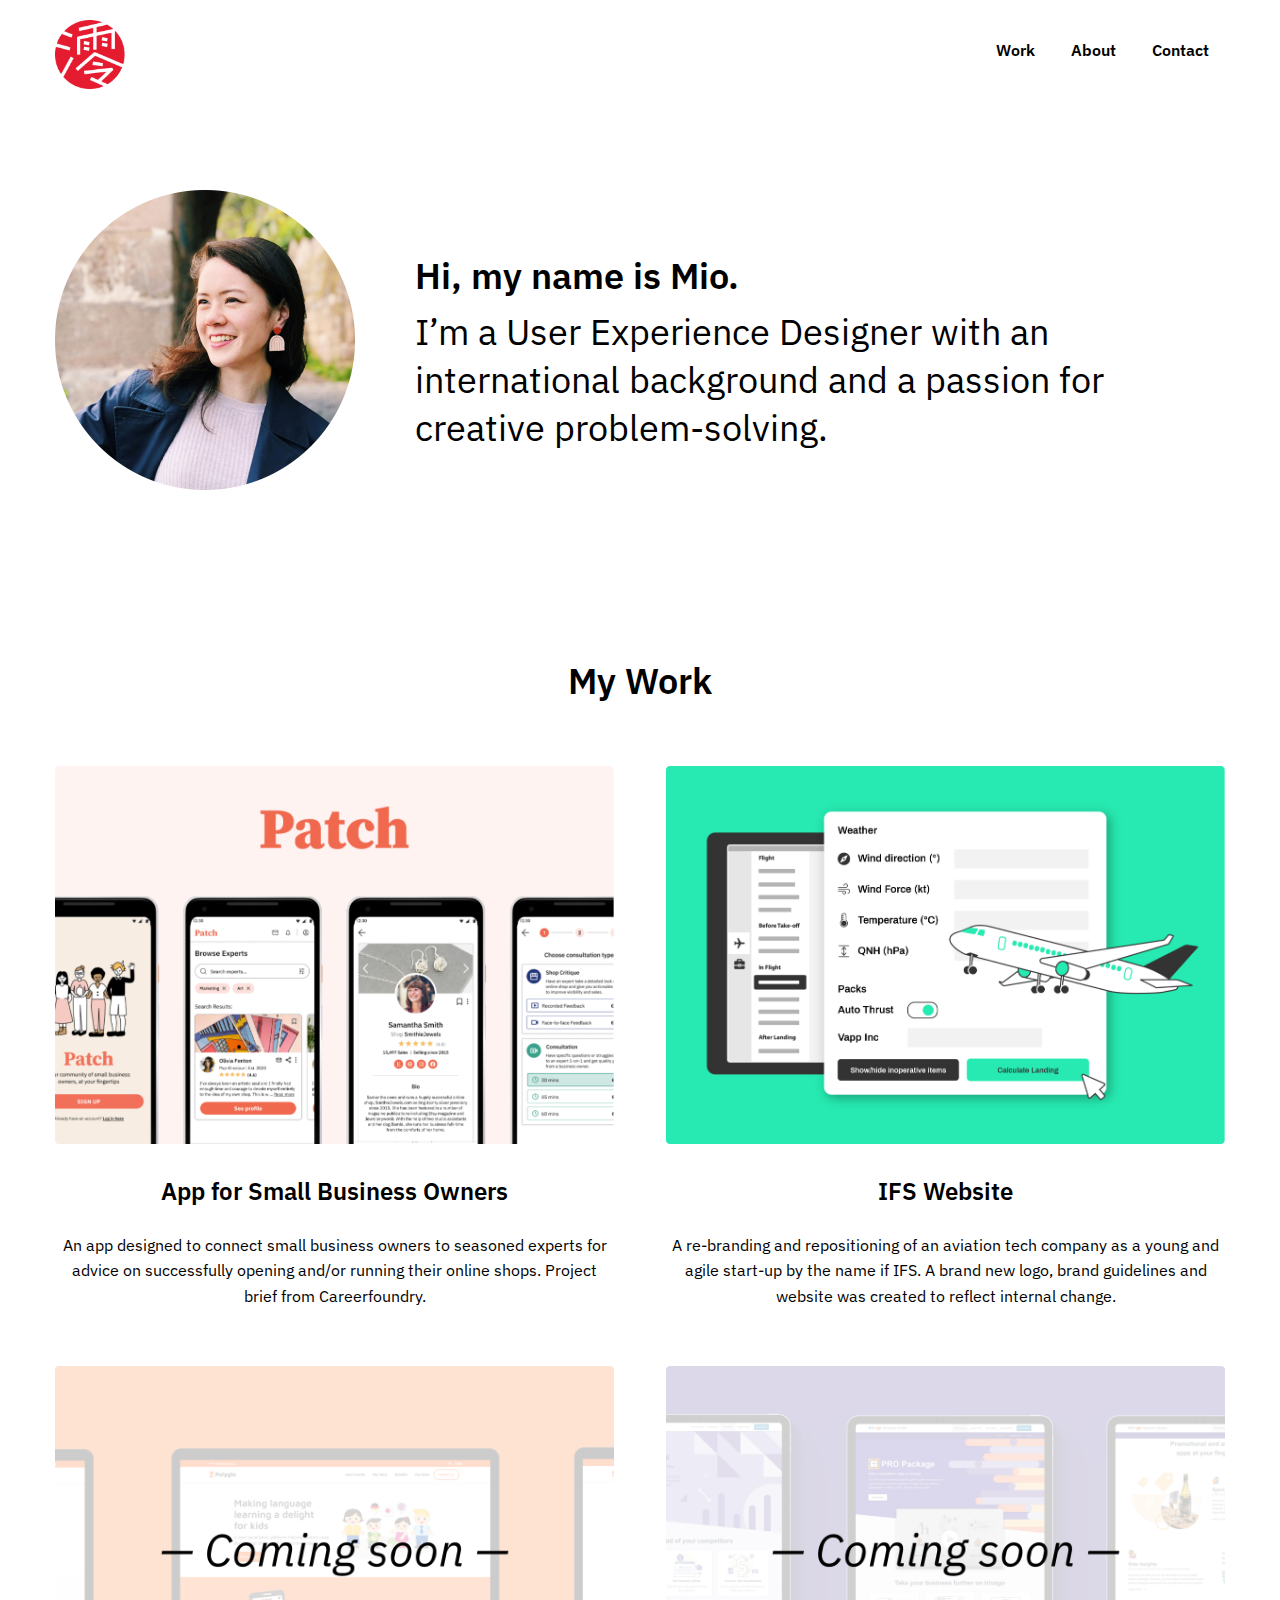
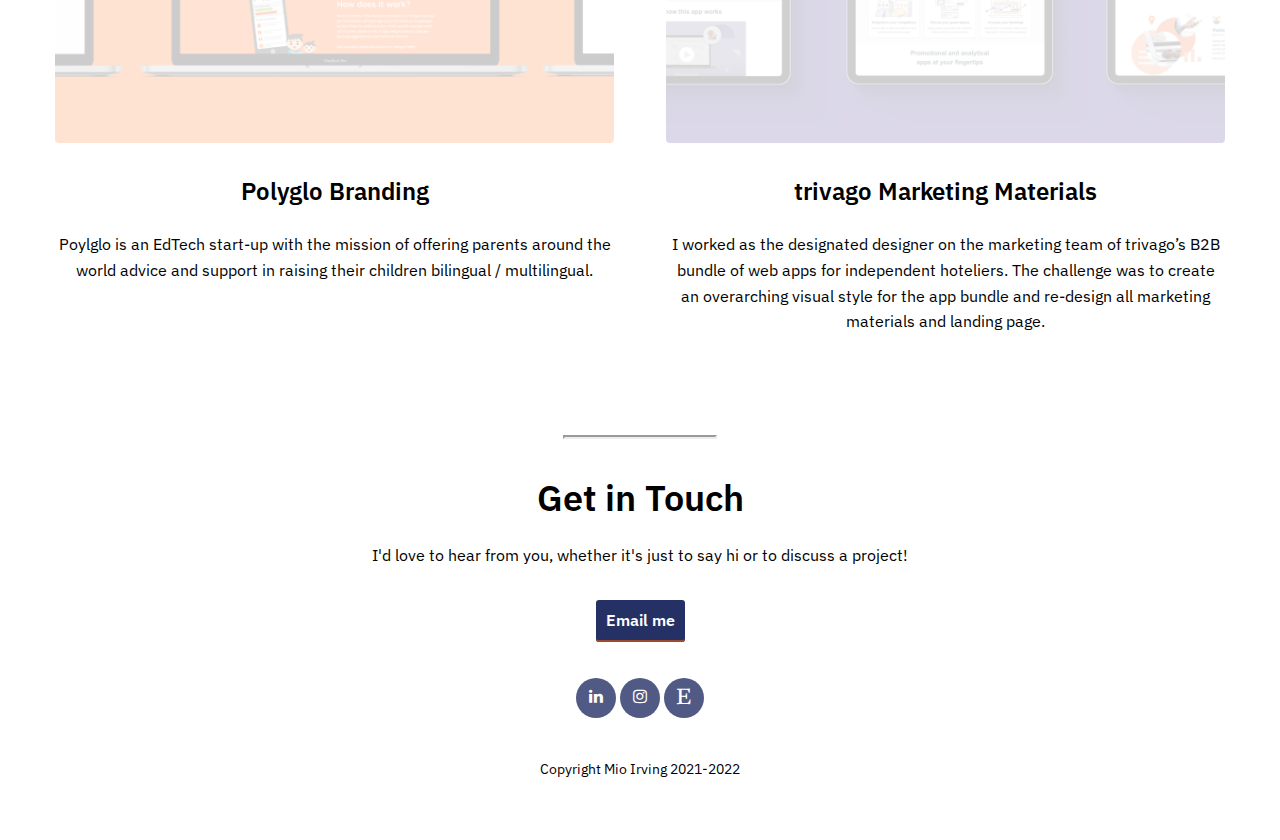
<file: index.html>
<!DOCTYPE html>
<html lang="en" dir="ltr">

<head>
  <link rel="stylesheet" type="text/css" href="css/normalize.css">
  <link rel="stylesheet" type="text/css" href="css/style.css">
  <link rel="preconnect" href="https://fonts.googleapis.com">
  <link rel="preconnect" href="https://fonts.gstatic.com" crossorigin>
  <link href="https://fonts.googleapis.com/css2?family=IBM+Plex+Sans:wght@400;500;600;700&display=swap" rel="stylesheet">
  <link href="Img/Home/01_Favicon-Mio-logo.png" rel="shortcut icon">
  <meta name="viewport" content="width=device-width, initial-scale=1">
  <meta charset="utf-8">
  <link rel="stylesheet" href="https://cdnjs.cloudflare.com/ajax/libs/font-awesome/4.7.0/css/font-awesome.min.css">
  <title>UX Designer Mio's Portfolio</title>
</head>

<body class="home" id="home">
  <header>
    <div id="navbar">
      <div class="container">
        <div class="navtoggle" id="myNavtoggle">
          <a href="index.html"><img src="Img/Home/Mio-logo-mark.png" class="logo"></a>
          <nav id="toggle">
            <ul class="navigation">
              <li><a href="#home-my-work">Work</a></li>
              <li><a href="about.html">About</a></li>
              <li><a href="#contact">Contact</a></li>
              <li><a href="javascript:void(0);" class="icon" onclick="menuToggle()"> <svg fill="#000000" xmlns="http://www.w3.org/2000/svg" viewBox="0 0 24 24" width="24px" height="24px">
                    <path d="M 0 2 L 0 4 L 24 4 L 24 2 Z M 0 11 L 0 13 L 24 13 L 24 11 Z M 0 20 L 0 22 L 24 22 L 24 20 Z" />
                  </svg></a></li>
            </ul>
          </nav>
        </div>
      </div>
    </div>
  </header>

  <div class="content">
    <!-- The hero section -->
    <div id="home-hero">
      <div class="container">
        <div class="hero-row">
          <div class="hero-column">
            <div class="profile-pic">
              <img src="Img/Home/Profile-picture.png" alt="My Image" width="200px">
            </div>
          </div>
          <div class="hero-column">
            <h2>Hi, my name is Mio.</h2>
            <p>I’m a User Experience Designer with an international background and a passion for creative problem-solving.</p>
          </div>
        </div>
      </div>
    </div>
    <br>

    <div id="home-my-work" class="home-my-work">
      <div class="container">
        <h2>My Work</h2>
        <!-- work project 1 -->

        <div class="my-work-column">
          <div class="my-work-row">
            <div>
              <a href="Patch.html">
                <picture>
                  <source srcset="Img/Home/Project_Patch-app-400px.png" media="(max-width:767px)">
                  <img src="Img/Home/Project_Patch-app-800px.png" alt="My Image">
                </picture>
              </a>
            </div>
            <div>
              <a href="Patch.html">
                <h3>App for Small Business Owners</h3>
              </a>
              <p>An app designed to connect small business owners to seasoned experts for advice on successfully opening and/or running their online shops. Project brief from Careerfoundry.</p>
            </div>
          </div>

          <!-- work project 2 -->
          <div class="my-work-row">
            <div>
              <a href="IFS.html">
                <picture>
                  <source srcset="Img/Home/Project_IFS_400px.png" media="(max-width:767px)">
                  <img src="Img/Home/Project_IFS_800px.png" alt="My Image">
                </picture>
              </a>
            </div>
            <div>
              <a href="IFS.html">
                <h3>IFS Website</h3>
              </a>
              <p>A re-branding and repositioning of an aviation tech company as a young and agile start-up by the name if IFS. A brand new logo, brand guidelines and website was created to reflect internal change. </p>
            </div>
          </div>

          <!-- work project 3 -->
          <div class="my-work-row">
            <div>
              <picture>
                <source srcset="Img/Home/Project_Polyglo_400px.png" media="(max-width:767px)">
                <img src="Img/Home/Project_Polyglo_800px.png" alt="My Image">
              </picture>
            </div>
            <div>
              <h3>Polyglo Branding</h3>
              <p>Poylglo is an EdTech start-up with the mission of offering parents around the world advice and support in raising their children bilingual / multilingual. </p>
            </div>
          </div>

          <!-- work project 4 -->
          <div class="my-work-row">
            <div>
              <picture>
                <source srcset="Img/Home/Project_trivago_400px.png" media="(max-width:767px)">
                <img src="Img/Home/Project_trivago_800px.png" alt="My Image">
              </picture>
            </div>
            <div>
              <h3>trivago Marketing Materials</h3>
              <p>I worked as the designated designer on the marketing team of trivago’s B2B bundle of web apps for independent hoteliers. The challenge was to create an overarching visual style for the app bundle and
                re-design all marketing materials and landing page. </p>
            </div>
          </div>
        </div>
      </div>
    </div>
  </div>

  <!-- Footer  -->
  <footer id="contact">
    <div class="container">
      <hr>
      <div class="contact-copy">
        <h2>Get in Touch</h2>
        <p>
          I'd love to hear from you, whether it's just to say hi or to discuss a project!
        </p>
      </div>
      <div class="email-button">
        <a href="mailto:mio.irving@hotmail.com" class="button">Email me</a>
      </div>
      <div class="socials">
        <!--Social Media links-->
        <a href="https://www.linkedin.com/in/mio-irving-79742b145/" target="_blank" class="fa fa-linkedin"></a>
        <a href="https://www.instagram.com/flyingcolourscrafts/" target="_blank" class="fa fa-instagram"></a>
        <a href="https://www.etsy.com/shop/flyingcolourscrafts" target="_blank" class="fa fa-etsy"></a>
      </div>
      <div class="copyright">
        <p>Copyright Mio Irving 2021-2022</p>
      </div>
    </div>
  </footer>
  <script src="https://code.jquery.com/jquery-3.6.0.min.js" integrity="sha256-/xUj+3OJU5yExlq6GSYGSHk7tPXikynS7ogEvDej/m4=" crossorigin="anonymous"></script>
  <script src="js/scripts.js"></script>
</body>

</html>
</file>
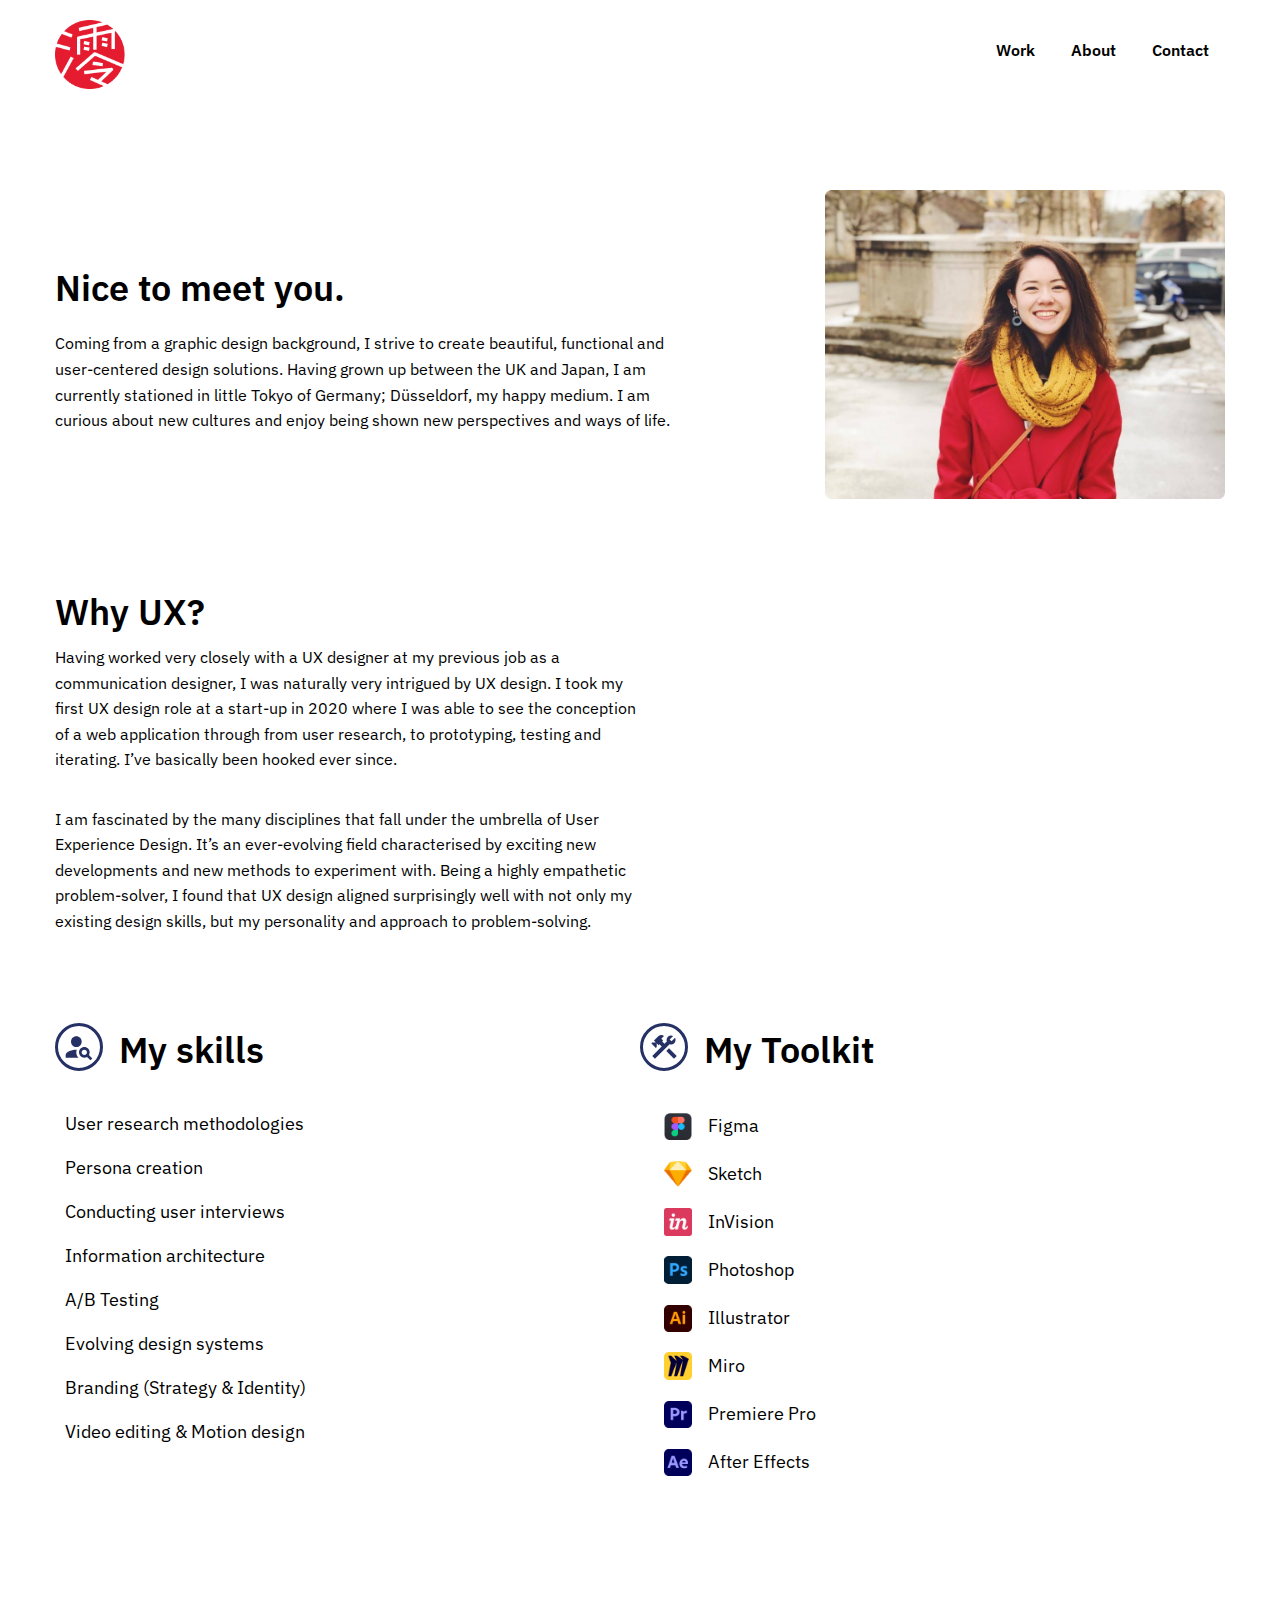
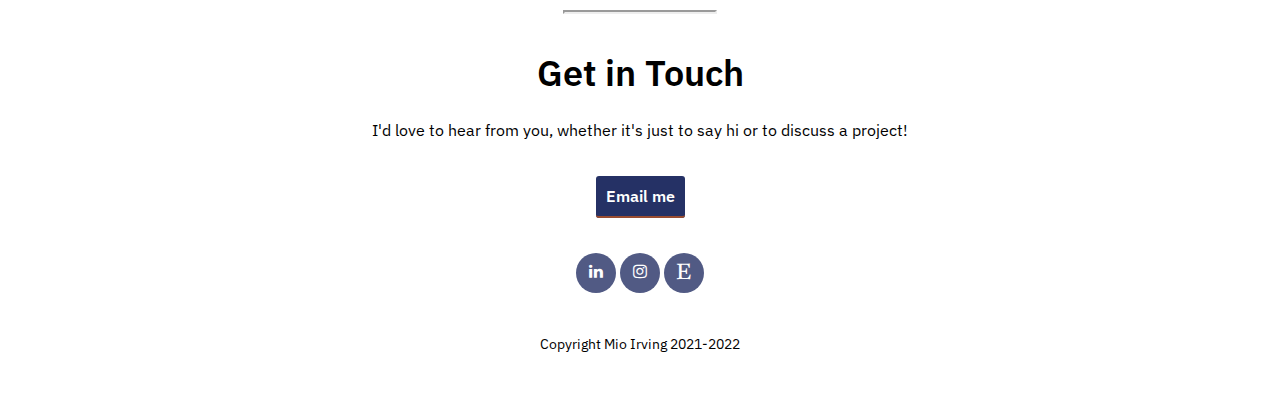
<file: about.html>
<!DOCTYPE html>
<html lang="en" dir="ltr">

<head>
  <link rel="stylesheet" type="text/css" href="css/normalize.css">
  <link rel="stylesheet" type="text/css" href="css/style.css">
  <link rel="preconnect" href="https://fonts.googleapis.com">
  <link rel="preconnect" href="https://fonts.gstatic.com" crossorigin>
  <link href="https://fonts.googleapis.com/css2?family=IBM+Plex+Sans:wght@400;500;600;700&display=swap" rel="stylesheet">
  <link href="Img/Home/01_Favicon-Mio-logo.png" rel="shortcut icon">
  <meta name="viewport" content="width=device-width, initial-scale=1">
  <meta charset="utf-8">
  <link rel="stylesheet" href="https://cdnjs.cloudflare.com/ajax/libs/font-awesome/4.7.0/css/font-awesome.min.css">
  <title>UX Designer Mio's Portfolio</title>
</head>

<body class="home" id="home">
  <header>
    <div id="navbar">
    <div class="container">
      <div class="navtoggle" id="myNavtoggle">
        <a href="index.html"><img src="Img/Home/Mio-logo-mark.png" class="logo"></a>
        <nav id="toggle">
          <ul class="navigation">
            <li><a href="index.html">Work</a></li>
            <li><a href="about.html">About</a></li>
            <li><a href="#contact">Contact</a></li>
            <li><a href="javascript:void(0);" class="icon" onclick="menuToggle()"> <svg fill="#000000" xmlns="http://www.w3.org/2000/svg" viewBox="0 0 24 24" width="24px" height="24px">
                  <path d="M 0 2 L 0 4 L 24 4 L 24 2 Z M 0 11 L 0 13 L 24 13 L 24 11 Z M 0 20 L 0 22 L 24 22 L 24 20 Z" />
                </svg></a></li>
          </ul>
        </nav>
      </div>
    </div>
  </div>
  </header>
  <div class="spacing"></div>
  <!-- About Section -->
  <div id="about-intro">
    <div class="container">
      <div class="about-text-image">
        <div class="intro-text">
          <h2>Nice to meet you.</h2>
          <p>Coming from a graphic design background, I strive to create beautiful, functional and user-centered design solutions. Having grown up between the UK and Japan, I am currently stationed in little Tokyo of
            Germany; Düsseldorf, my happy medium. I am curious about new cultures and enjoy being shown new perspectives and ways of life. </p>
        </div>
        <br>
        <div>
          <img src="Img/about/About-profile.png" alt="My Image">
        </div>
      </div>
    </div>
  </div>

  <!-- why ux? -->
  <div id="about-why-ux">
    <div class="container">
      <div class="why-ux">
        <h2>Why UX?</h2>
        <p>Having worked very closely with a UX designer at my previous job as a communication designer, I was naturally very intrigued by UX design. I took my first UX design role at a start-up in 2020 where I was
          able to see the conception of a web application through from user research, to prototyping, testing and iterating. I’ve basically been hooked ever since. </p><br>
        <p>I am fascinated by the many disciplines that fall under the umbrella of User Experience Design. It’s an ever-evolving field characterised by exciting new developments and new methods to experiment with.
          Being a highly empathetic problem-solver, I found that UX design aligned surprisingly well with not only my existing design skills, but my personality and approach to problem-solving.</p>
      </div>
    </div>
  </div>

  <!-- Tools and skills -->
  <div id="about-skills-tools">
    <div class="container">
      <div class="skills-tools">
        <div class="skills">
          <div class="icon-title">
            <div>
              <svg width="48" height="48" viewBox="0 0 48 48" fill="none" xmlns="http://www.w3.org/2000/svg">
                <circle cx="24" cy="24" r="22.5" stroke="#253165" stroke-width="3" />
                <path d="M21.3333 24C24.2789 24 26.6667 21.6122 26.6667 18.6666C26.6667 15.7211 24.2789 13.3333 21.3333 13.3333C18.3878 13.3333 16 15.7211 16 18.6666C16 21.6122 18.3878 24 21.3333 24Z" fill="#253165" />
                <path d="M21.7998 26.6799C18.1598 26.5466 10.6665 28.3599 10.6665 31.9999V34.6666H23.3865C20.0932 30.9866 21.7465 26.8133 21.7998 26.6799Z" fill="#253165" />
                <path
                  d="M33.9067 32.0267C34.3867 31.24 34.6667 30.32 34.6667 29.3333C34.6667 26.3867 32.28 24 29.3333 24C26.3867 24 24 26.3867 24 29.3333C24 32.28 26.3867 34.6667 29.3333 34.6667C30.32 34.6667 31.24 34.3733 32.0267 33.9067L35.4533 37.3333L37.3333 35.4533L33.9067 32.0267ZM29.3333 32C27.8667 32 26.6667 30.8 26.6667 29.3333C26.6667 27.8667 27.8667 26.6667 29.3333 26.6667C30.8 26.6667 32 27.8667 32 29.3333C32 30.8 30.8 32 29.3333 32Z"
                  fill="#253165" />
              </svg>
            </div>
            <div>
              <h2>My skills</h2>
            </div>
          </div>
          <div>
            <ul>
              <li>
                <p>User research methodologies</p>
              </li>
              <li>
                <p>Persona creation</p>
              </li>
              <li>
                <p>Conducting user interviews </p>
              </li>
              <li>
                <p>Information architecture</p>
              </li>
              <li>
                <p>A/B Testing</p>
              </li>
              <li>
                <p>Evolving design systems</p>
              </li>
              <li>
                <p>Branding (Strategy & Identity)</p>
              </li>
              <li>
                <p>Video editing & Motion design</p>
              </li>
          </div>
        </div>

        <div class="tools">
          <div class="icon-title">
            <div>
              <svg width="48" height="48" viewBox="0 0 48 48" fill="none" xmlns="http://www.w3.org/2000/svg">
              <circle cx="24" cy="24" r="22.5" stroke="#253165" stroke-width="3"/>
              <g clip-path="url(#clip0_194:18)">
              <path d="M29.0194 25.3507L26.292 28.0781L34.0014 35.7875L36.7288 33.0602L29.0194 25.3507Z" fill="#253165"/>
              <path d="M31.0715 21.4286C33.5529 21.4286 35.5715 19.41 35.5715 16.9286C35.5715 16.1829 35.3658 15.4886 35.0443 14.8714L31.5729 18.3429L29.6572 16.4271L33.1286 12.9557C32.5115 12.6343 31.8172 12.4286 31.0715 12.4286C28.5901 12.4286 26.5715 14.4471 26.5715 16.9286C26.5715 17.4557 26.6743 17.9571 26.8415 18.42L24.4629 20.7986L22.1743 18.51L23.0872 17.5971L21.2743 15.7843L24.0001 13.0586C22.4958 11.5543 20.0529 11.5543 18.5486 13.0586L13.9972 17.61L15.8101 19.4229H12.1843L11.2715 20.3357L15.8229 24.8871L16.7358 23.9743V20.3357L18.5486 22.1486L19.4615 21.2357L21.7501 23.5243L12.2229 33.0514L14.9486 35.7771L29.5801 21.1586C30.0429 21.3257 30.5443 21.4286 31.0715 21.4286Z" fill="#253165"/>
              </g>
              <defs>
              <clipPath id="clip0_194:18">
              <rect width="30.8571" height="30.8571" fill="white" transform="translate(8.57129 8.57141)"/>
              </clipPath>
              </defs>
              </svg>
            </div>
            <div>
              <h2>My Toolkit</h2>
            </div>
          </div>

          <div class=tool-rows>
            <div class="tool-column">
              <div class="tool-list">
                <img src="Img/about/1-figma-icon.png" alt="Figma" class="tool-icon">
                <p class="tool-text">Figma</p>
              </div>
              <div class="tool-list">
                <img src="Img/about/2-sketch-icon.png" alt="Sketch" class="tool-icon">
                <p class="tool-text">Sketch</p>
              </div>
              <div class="tool-list">
                <img src="Img/about/3-Invision-icon.png" alt="Invision" class="tool-icon">
                <p class="tool-text">InVision</p>
              </div>
              <div class="tool-list">
                <img src="Img/about/4-photoshop-icon.png" alt="photoshop" class="tool-icon">
                <p class="tool-text">Photoshop</p>
              </div>
            </div>

            <div class="tool-column">
              <div class="tool-list">
                <img src="Img/about/5-illustrator-icon.png" alt="illustrator" class="tool-icon">
                <p class="tool-text">Illustrator</p>
              </div>
              <div class="tool-list">
                <img src="Img/about/6-miro-icon.png" alt="miro" class="tool-icon">
                <p class="tool-text">Miro</p>
              </div>
              <div class="tool-list">
                <img src="Img/about/7-premierepro-icon.png" alt="preimierepro" class="tool-icon">
                <p class="tool-text">Premiere Pro</p>
              </div>
              <div class="tool-list">
                <img src="Img/about/8-aftereffects-icon.png" alt="aftereffects" class="tool-icon">
                <p class="tool-text">After Effects</p>
              </div>
            </div>
          </div>
        </div>
      </div>
    </div>
  </div>
  <!-- Footer  -->
  <footer id="contact">
    <div class="container">
      <hr>
      <div class="contact-copy">
        <h2>Get in Touch</h2>
        <p>
          I'd love to hear from you, whether it's just to say hi or to discuss a project!
        </p>
      </div>
      <div class="email-button">
        <a href="mailto:mio.irving@hotmail.com" class="button">Email me</a>
      </div>
      <div class="socials">
        <!--Social Media links-->
        <a href="https://www.linkedin.com/in/mio-irving-79742b145/" target="_blank" class="fa fa-linkedin"></a>
        <a href="https://www.instagram.com/flyingcolourscrafts/" target="_blank" class="fa fa-instagram"></a>
        <a href="https://www.etsy.com/shop/flyingcolourscrafts" target="_blank" class="fa fa-etsy"></a>
      </div>
      <div class="copyright">
        <p>Copyright Mio Irving 2021-2022</p>
      </div>
    </div>
  </footer>
<script src="https://code.jquery.com/jquery-3.6.0.min.js" integrity="sha256-/xUj+3OJU5yExlq6GSYGSHk7tPXikynS7ogEvDej/m4=" crossorigin="anonymous"></script>
  <script src="js/scripts.js"></script>
</body>

</html>
</file>
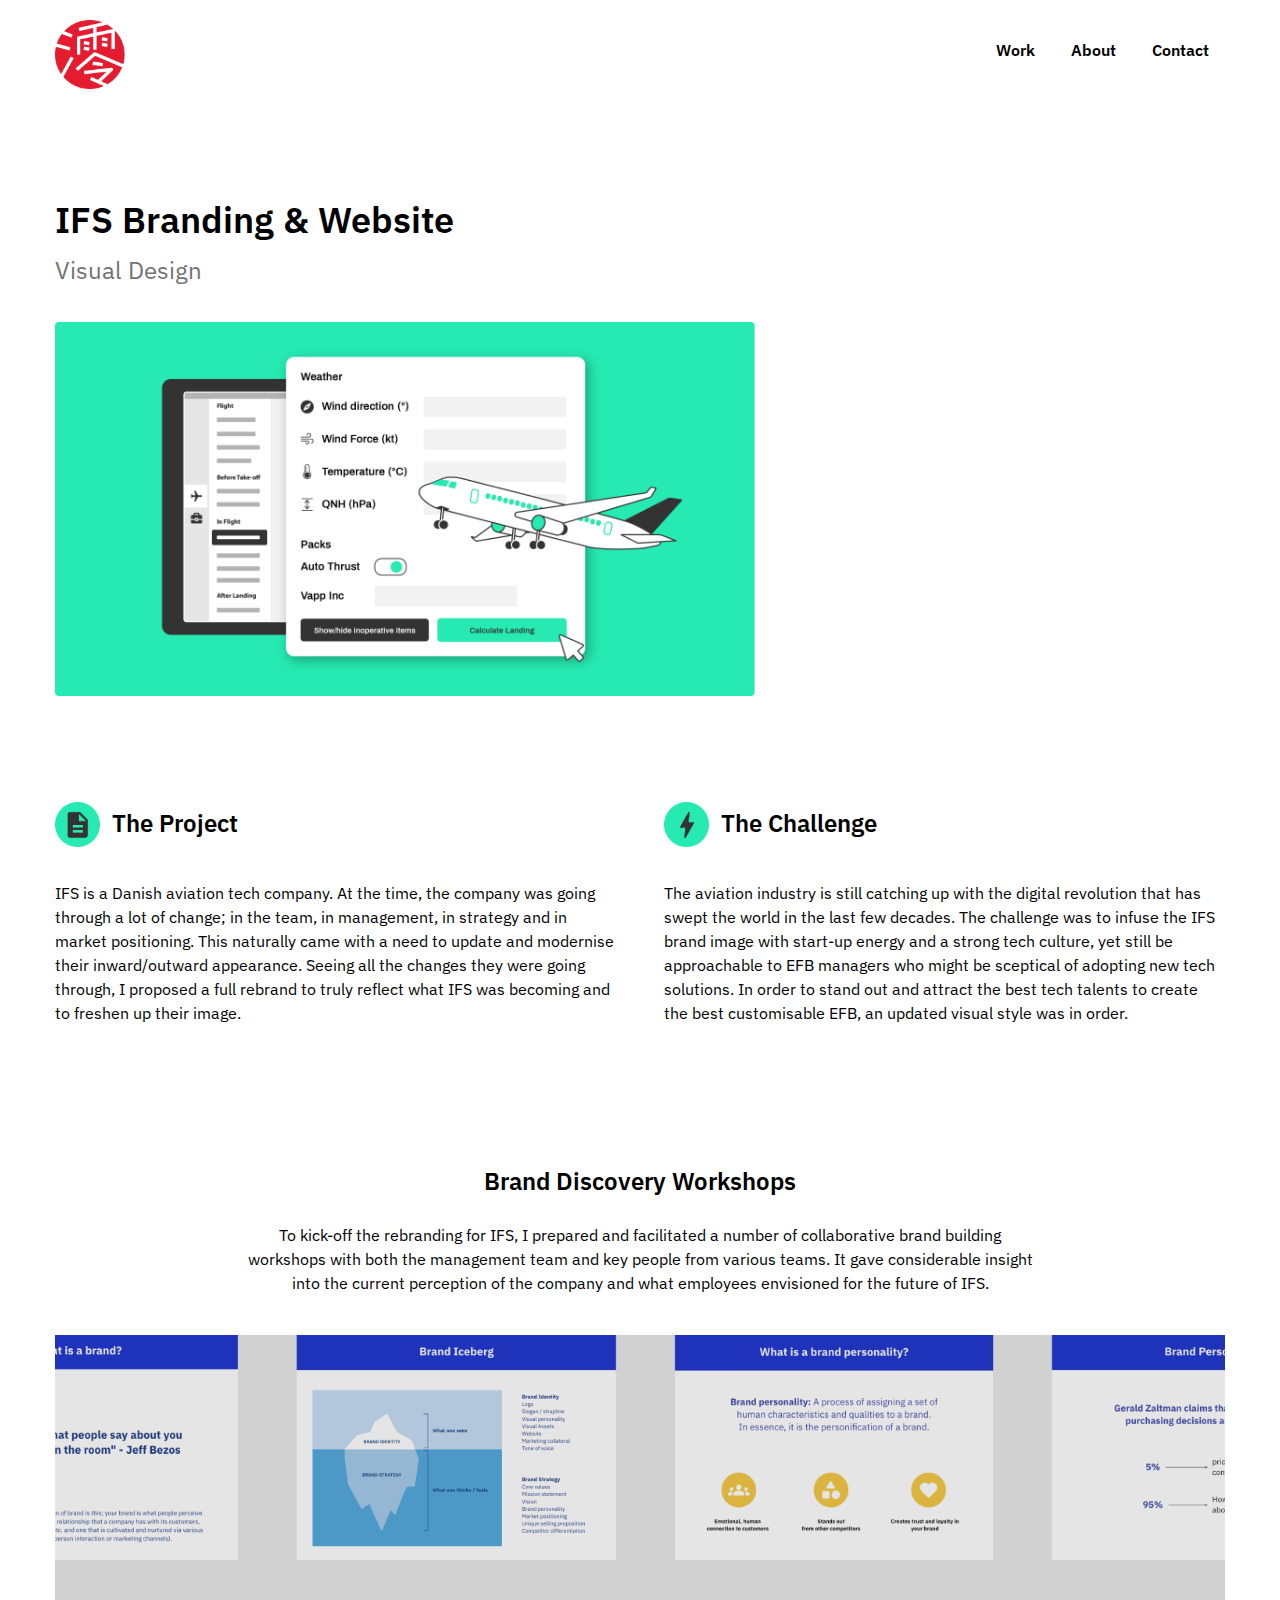
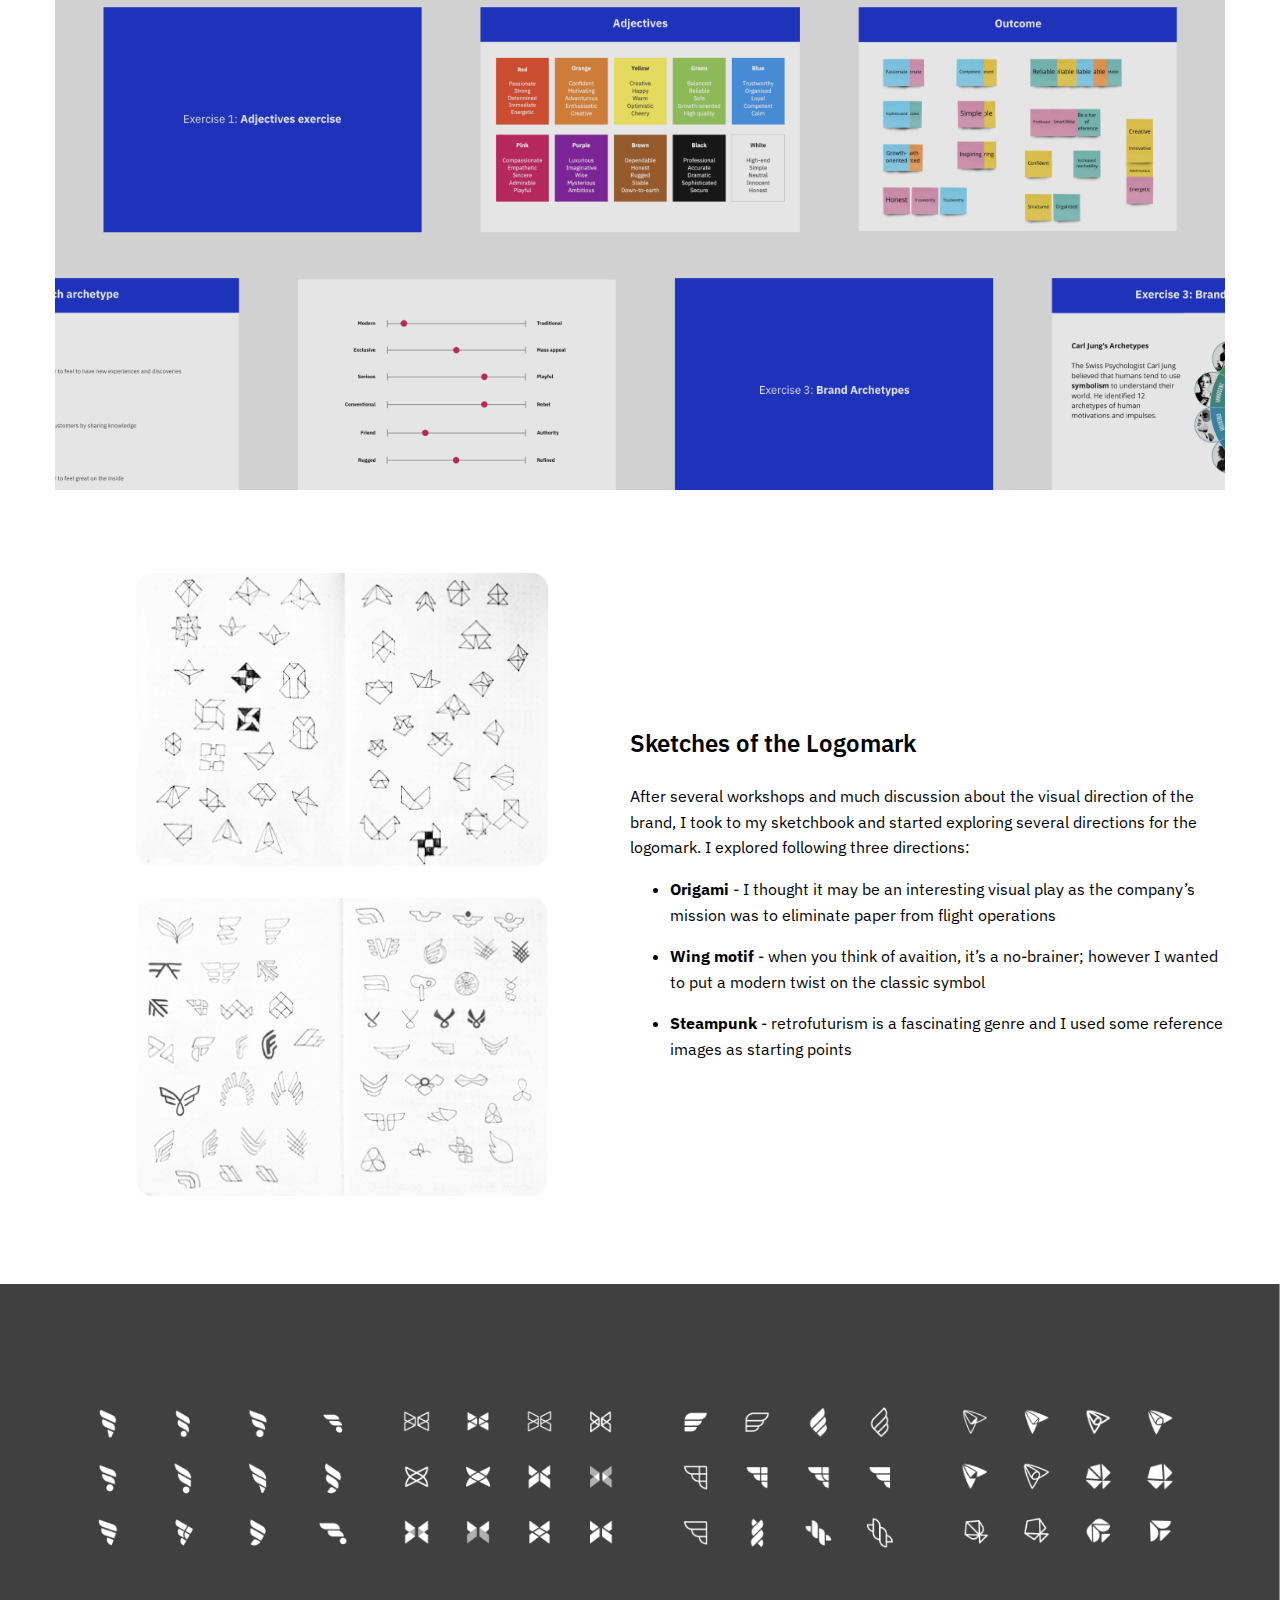
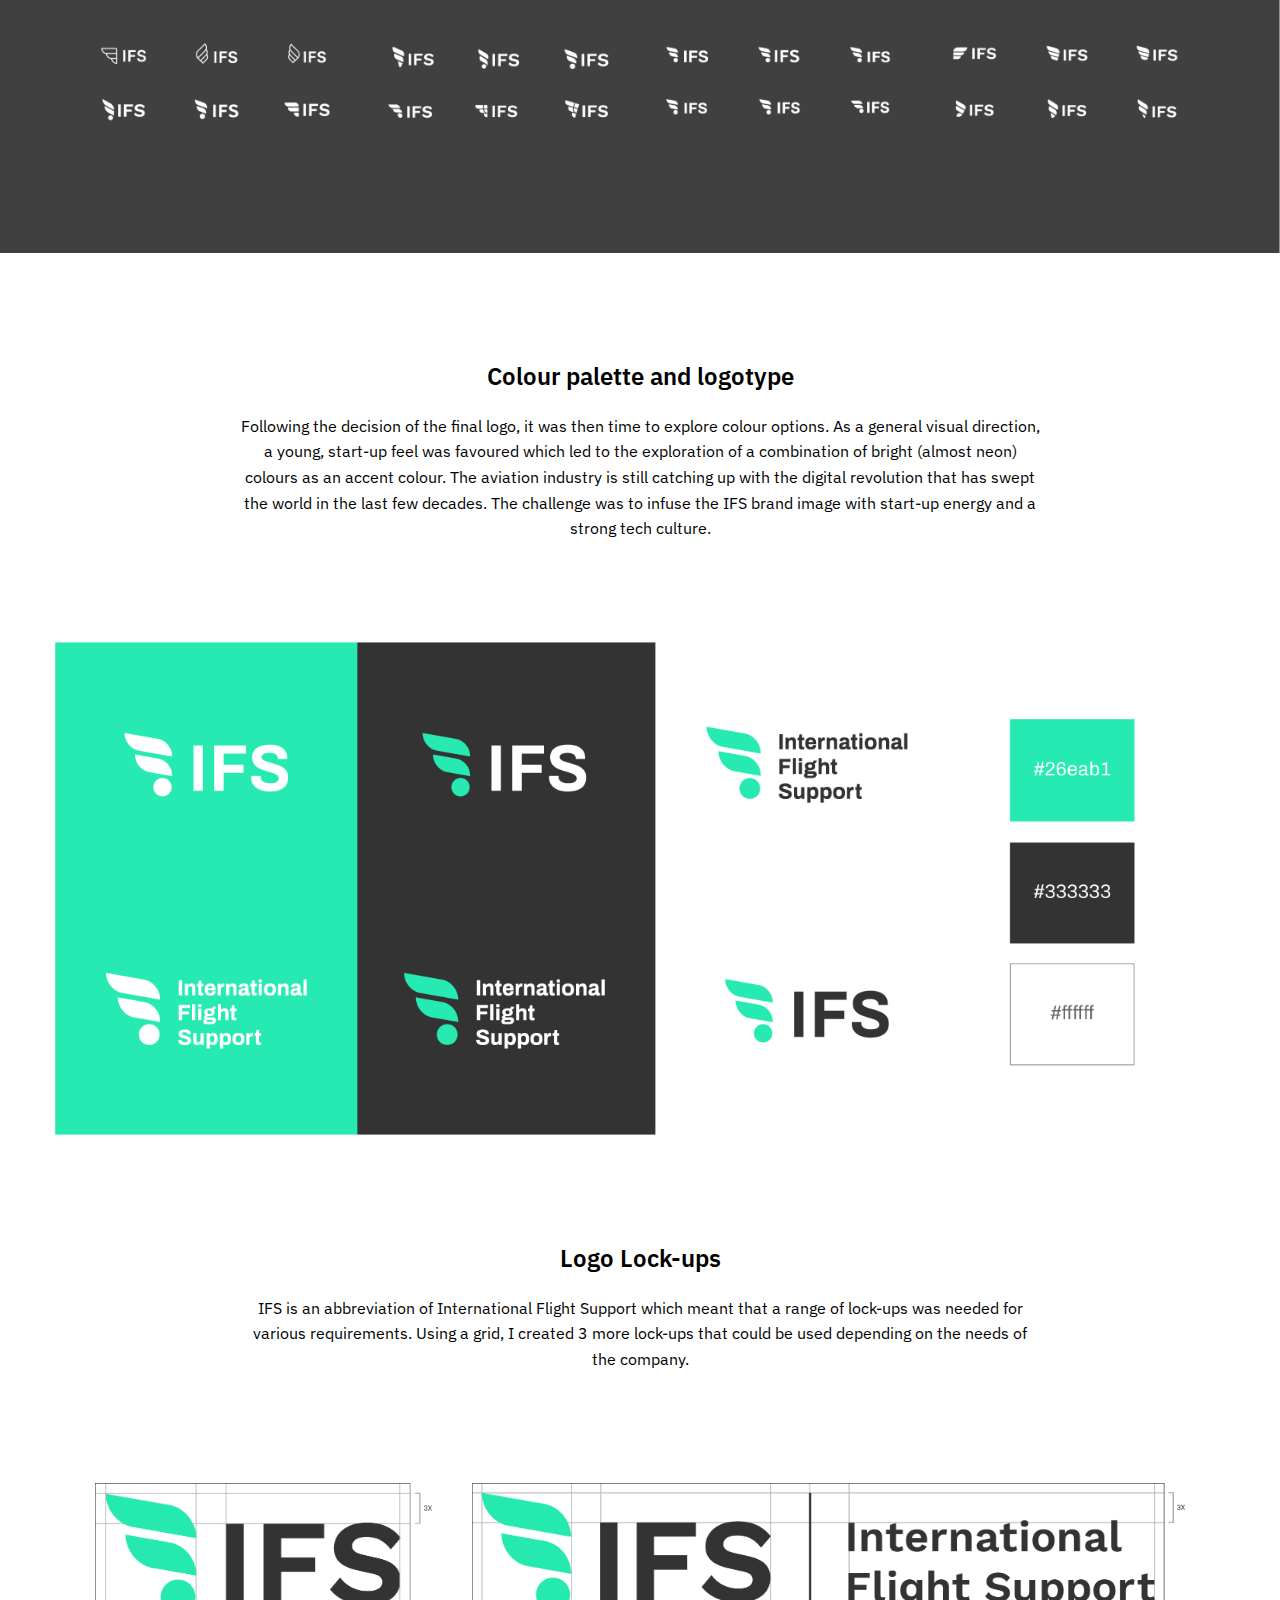
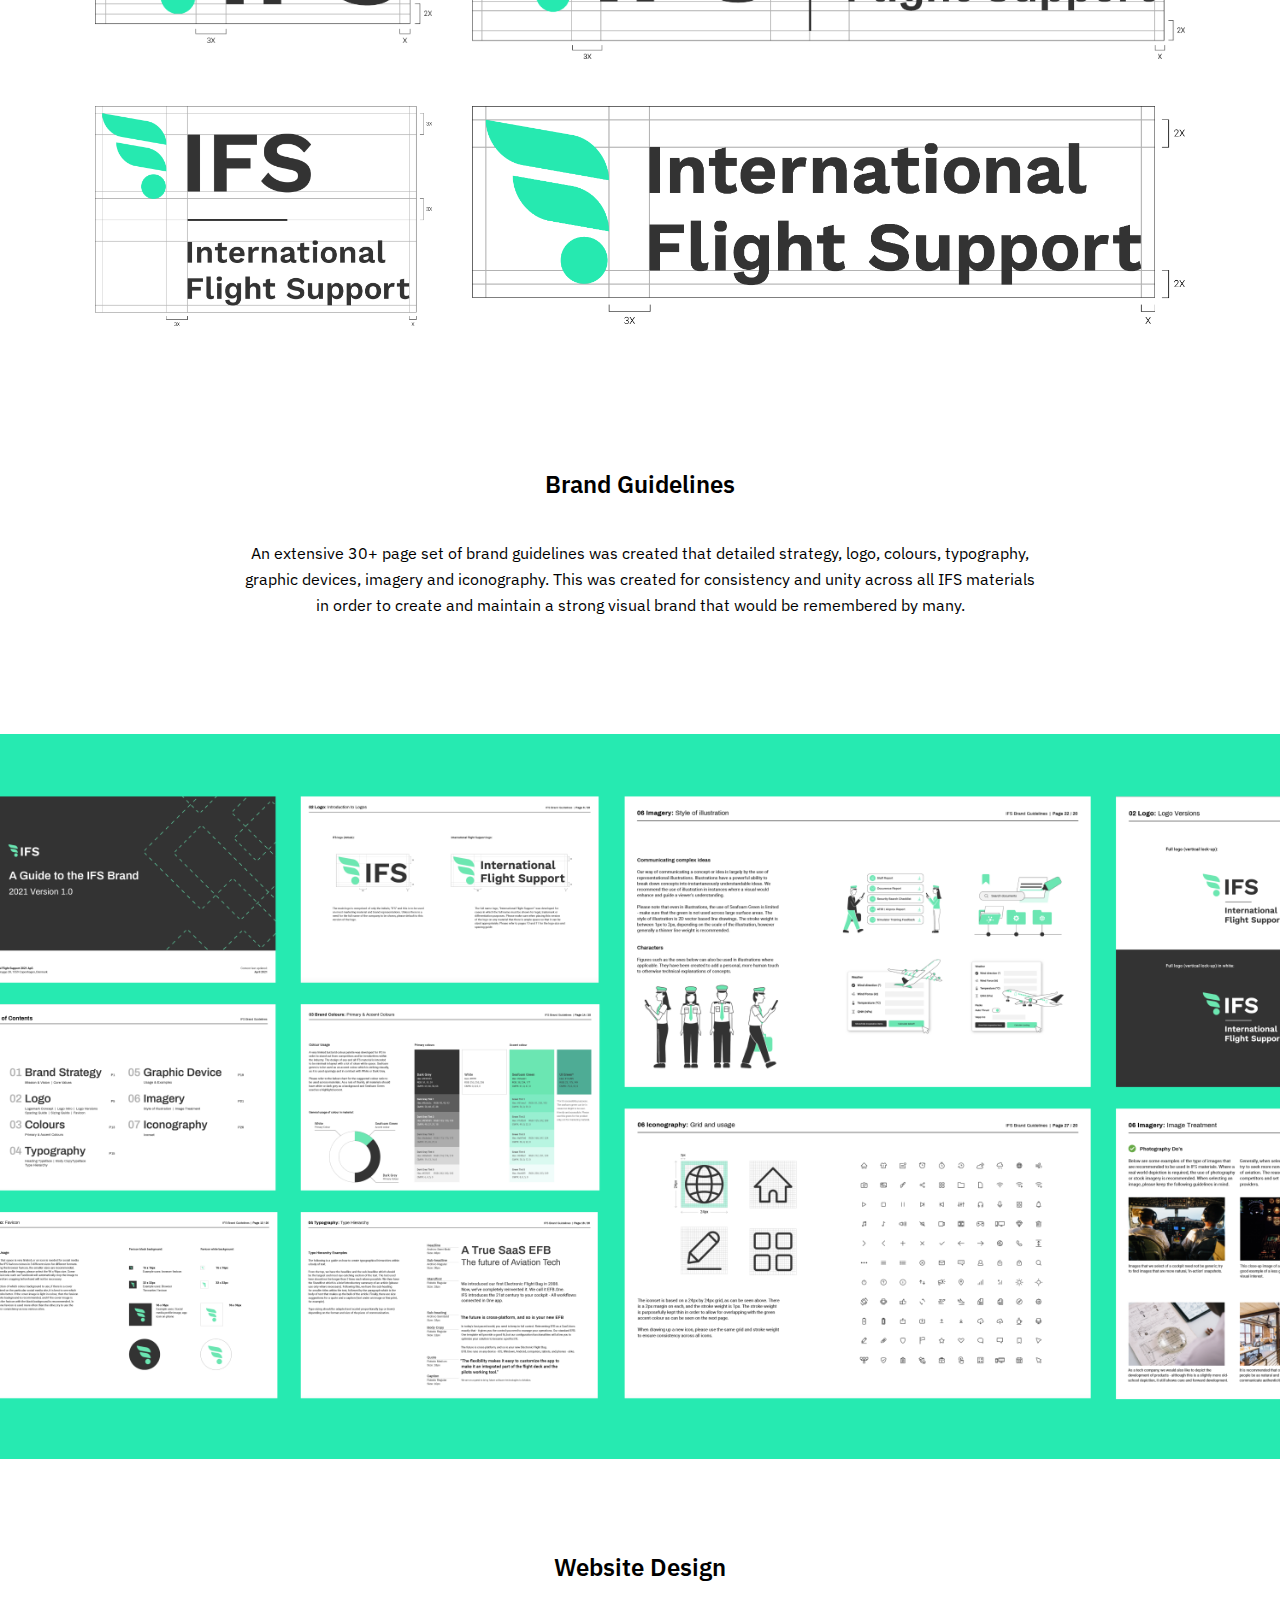
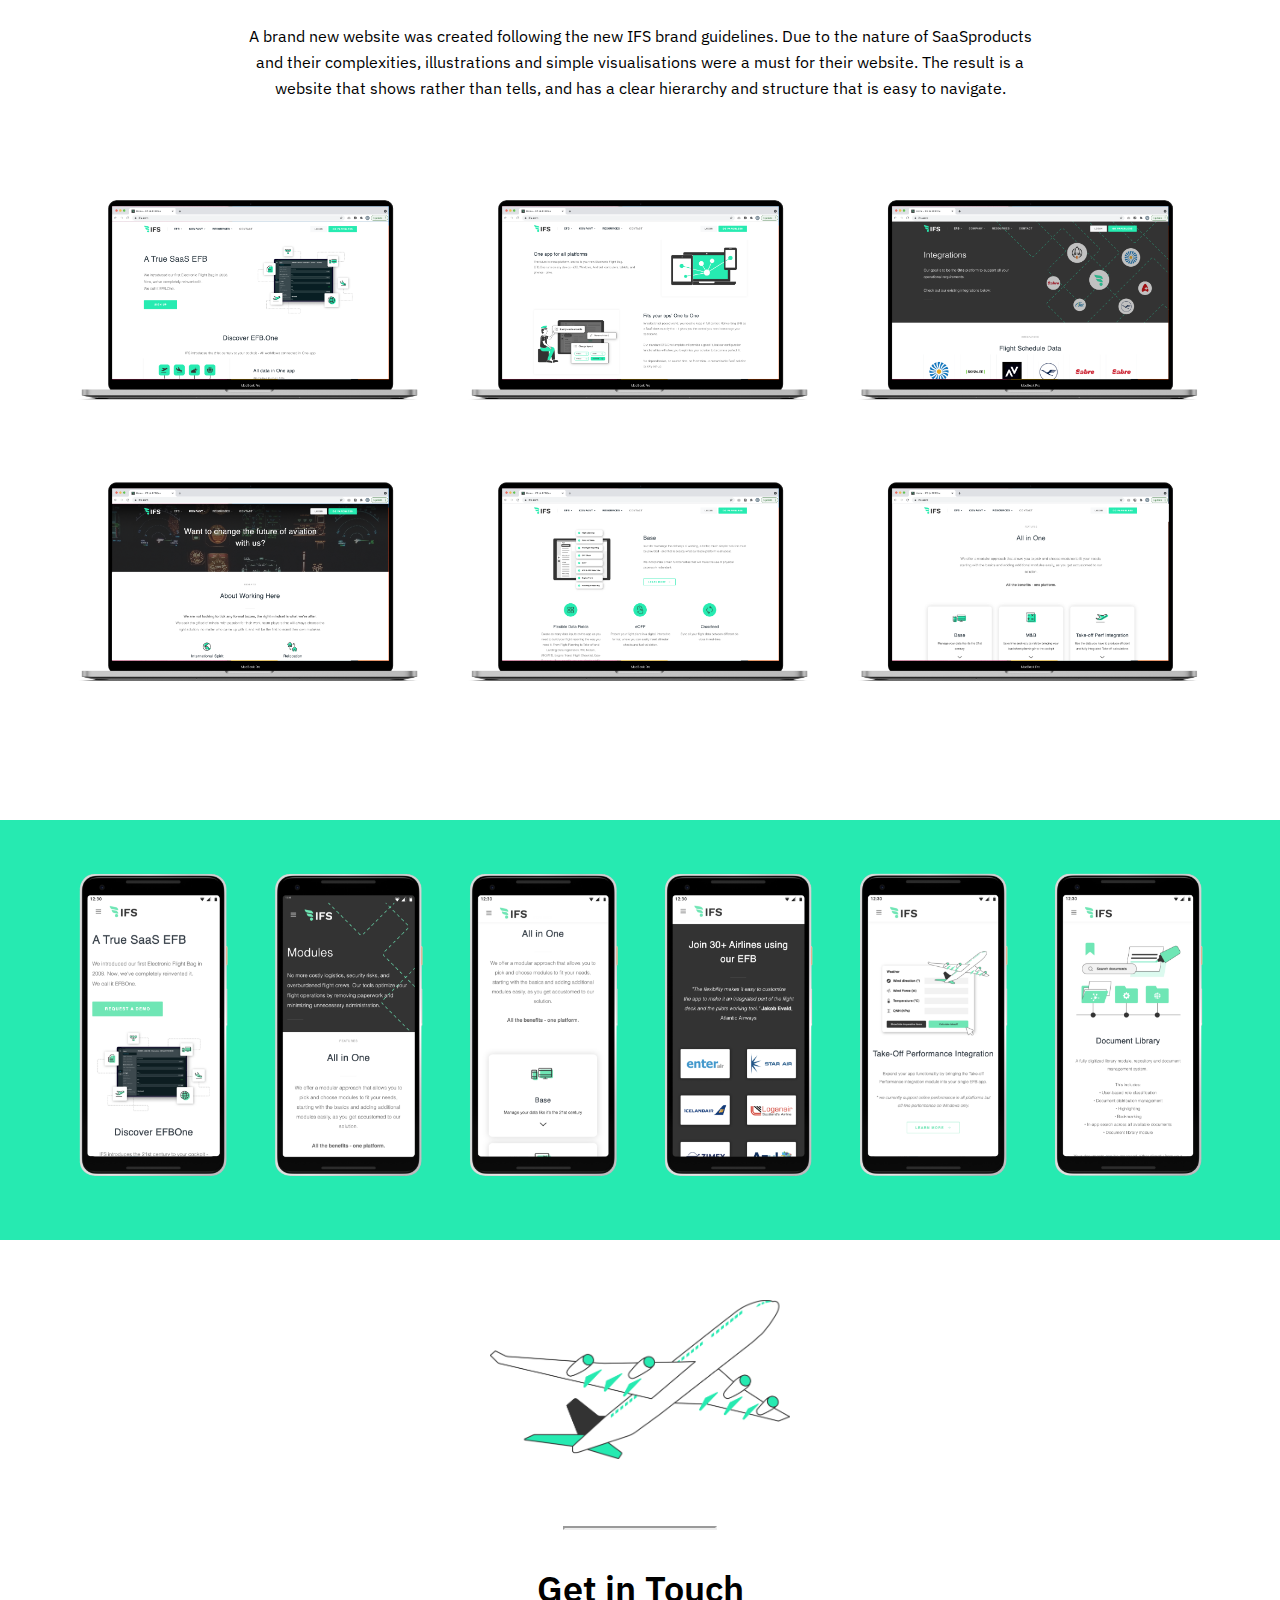
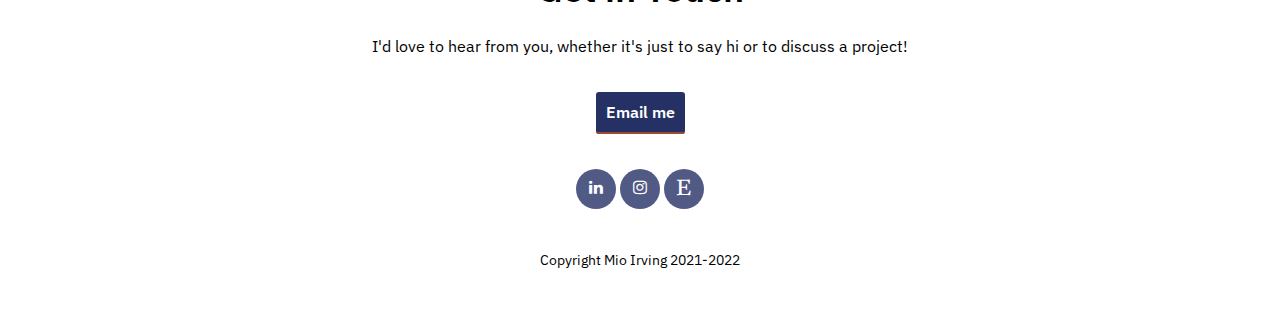
<file: IFS.html>
<!DOCTYPE html>
<html lang="en" dir="ltr">

<head>
  <link rel="stylesheet" type="text/css" href="css/normalize.css">
  <link rel="stylesheet" type="text/css" href="css/style.css">
  <link rel="preconnect" href="https://fonts.googleapis.com">
  <link rel="preconnect" href="https://fonts.gstatic.com" crossorigin>
  <link href="https://fonts.googleapis.com/css2?family=IBM+Plex+Sans:wght@400;500;600;700&display=swap" rel="stylesheet">
  <link href="Img/Home/01_Favicon-Mio-logo.png" rel="shortcut icon">
  <meta name="viewport" content="width=device-width, initial-scale=1">
  <meta charset="utf-8">
  <link rel="stylesheet" href="https://cdnjs.cloudflare.com/ajax/libs/font-awesome/4.7.0/css/font-awesome.min.css">
  <title>UX Designer Mio's Portfolio</title>
</head>

<body class="home" id="home">
  <header>
    <div id="navbar">
      <div class="container">
        <div class="navtoggle" id="myNavtoggle">
          <a href="index.html"><img src="Img/Home/Mio-logo-mark.png" class="logo"></a>
          <nav id="toggle">
            <ul class="navigation">
              <li><a href="index.html">Work</a></li>
              <li><a href="about.html">About</a></li>
              <li><a href="#contact">Contact</a></li>
              <li><a href="javascript:void(0);" class="icon" onclick="menuToggle()"> <svg fill="#000000" xmlns="http://www.w3.org/2000/svg" viewBox="0 0 24 24" width="24px" height="24px">
                    <path d="M 0 2 L 0 4 L 24 4 L 24 2 Z M 0 11 L 0 13 L 24 13 L 24 11 Z M 0 20 L 0 22 L 24 22 L 24 20 Z" />
                  </svg></a></li>
            </ul>
          </nav>
        </div>
      </div>
    </div>
  </header>

  <!-- IFS intro -->
  <div id="work-patch-intro">
    <div class="container">
      <div class="main-title">
        <h2>IFS Branding & Website</h2>
        <p class="sub-head">Visual Design</p>
      </div>
      <div>
        <picture>
          <source srcset="Img/IFS/01_cover-pic_400px.png" media="(max-width:767px)">
          <img src="Img/IFS/01_cover-pic_800px.png" alt="ifs-cover-image" class="ifs-cover-image">
        </picture>
      </div>

      <div class="project-description">
        <div>
          <div class="icon-title">
            <img src="Img/IFS/02_project-icon.png" alt="Icon-project" class="icon">
            <h3>The Project</h3>
          </div>
          <div>
            <p>IFS is a Danish aviation tech company. At the time, the company was going through a lot of change; in the team, in management, in strategy and in market positioning. This naturally came with a need to update and modernise their
              inward/outward appearance. Seeing all the changes they were going through, I proposed a full rebrand to truly reflect what IFS was becoming and to freshen up their image.
            </p>
          </div>
        </div>
        <div>
          <div class="icon-title">
            <img src="Img/IFS/03_challenge-icon.png" alt="Icon-Challenge" class="icon">
            <h3>The Challenge</h3>
          </div>
          <div>
            <p>
              The aviation industry is still catching up with the digital revolution that has swept the world in the last few decades. The challenge was to infuse the IFS brand image with start-up energy and a strong tech culture, yet still be
              approachable to EFB managers who might be sceptical of adopting new tech solutions. In order to stand out and attract the best tech talents to create the best customisable EFB, an updated visual style was in order.
            </p>
          </div>
        </div>
      </div>

      <!-- IFS discovery -->
      <div id="ifs-discovery">
        <div class="ifs-discovery-text">
          <div>
            <h3>Brand Discovery Workshops</h3>
          </div>
          <p>
          To kick-off the rebranding for IFS, I prepared and
facilitated a number of collaborative brand building workshops with both the management team and key people from various teams. It gave considerable insight into the current perception of the company and what employees envisioned for the future of IFS.
          </p>
        </div>
        <div>
          <picture>
            <source srcset="Img/IFS/04_workshop_400px.png" media="(max-width:600px)">
            <img src="Img/IFS/04_workshop-800px.png" alt="My Image" height="300px">
          </picture>
        </div>
      </div>
    </div>
  </div>

  <div id="ifs-sketches">
    <div class="container">
      <div class="ifs-sketches">
        <div class="ifs-sketches-img">
          <picture>
            <source srcset="Img/IFS/05_sketches.png" media="(max-width:600px)">
            <img src="Img/IFS/05_sketches.png" alt="My Image" height="300px">
          </picture>
        </div>
        <div class="ifs-sketches-text">
          <div>
            <h3>Sketches of the Logomark</h3>
          </div>
          <p>
            After several workshops and much discussion about the visual direction of the brand, I took to my sketchbook and started exploring several directions for the logomark. I explored following three directions:
          <ul>
            <li>
              <p><b>Origami</b> - I thought it may be an interesting visual play as the company’s mission was to eliminate paper from flight operations</p>
            </li>
            <li>
              <p><b>Wing motif</b> - when you think of avaition, it’s a no-brainer; however I wanted to put a modern twist on the classic symbol</p>
            </li>
            <li>
              <p><b>Steampunk</b> - retrofuturism is a fascinating genre and I used some reference images as starting points</p>
            </li>
          </ul>
          </p>
        </div>
      </div>
    </div>
  </div>

  <div id="ifs-logo-generation">
    <picture>
      <source srcset="Img/IFS/06_Logo-variations-400px.png" media="(max-width:600px)">
      <img src="Img/IFS/06_Logo-variations-800px.png" alt="My Image" height="300px">
    </picture>
  </div>

  <div class="container">
    <div id="ifs-logo">
      <div class="ifs-logo-text">
        <div>
          <h3>Colour palette and logotype</h3>
          <p>Following the decision of the final logo, it was then time to explore colour options. As a general visual direction, a young, start-up feel was favoured which led to the exploration of a combination of bright (almost neon) colours as an
            accent colour. The aviation industry is still catching up with the digital revolution that has swept the world in the last few decades. The challenge was to infuse the IFS brand image with start-up energy and a strong tech culture.
          </p>
        </div>
      </div>
      <div class="ifs-logo-exploration">
        <picture>
          <source srcset="Img/IFS/07_logo-exploration-400px.png" media="(max-width:600px)">
          <img src="Img/IFS/07_logo-exploration-800px.png" alt="My Image" height="300px">
        </picture>
      </div>
      <div class="ifs-logo-text">
        <div>
          <h3>Logo Lock-ups</h3>
        </div>
        <p>IFS is an abbreviation of International Flight Support which meant that a range of lock-ups was needed for various requirements. Using a grid, I created 3 more lock-ups that could be used depending on the needs of the company.
        </p>
      </div>
      <div class="logo-lockups-grid">
        <div class="logo-lockups-item1">
          <picture>
            <source srcset="Img/IFS/09_Wing-logo-1-400px.png" media="(max-width:600px)">
            <img src="Img/IFS/09_Wing-logo-1-800px.png" alt="My Image" height="300px">
          </picture>
        </div>
        <div class="logo-lockups-item2">
          <picture>
            <source srcset="Img/IFS/09_Wing-logo-2-400px.png" media="(max-width:600px)">
            <img src="Img/IFS/09_Wing-logo-2-800px.png" alt="My Image" height="300px">
          </picture>
        </div>
        <div class="logo-lockups-item3">
          <picture>
            <source srcset="Img/IFS/09_Wing-logo-3-400px.png" media="(max-width:600px)">
            <img src="Img/IFS/09_Wing-logo-3-800px.png" alt="My Image" height="300px">
          </picture>
        </div>
        <div class="logo-lockups-item4">
          <picture>
            <source srcset="Img/IFS/09_Wing-logo-4-400px.png" media="(max-width:600px)">
            <img src="Img/IFS/09_Wing-logo-4-800px.png" alt="My Image" height="300px">
          </picture>
        </div>
      </div>
    </div>
  </div>

  <div class="container">
    <div id="ifs-brand-guidelines">
      <div class="ifs-logo-text">
        <div>
          <h3>Brand Guidelines</h3>
        </div>
        <p>An extensive 30+ page set of brand guidelines was created that detailed strategy, logo, colours, typography, graphic devices, imagery and iconography. This was created for consistency and unity across all IFS materials in order to create
          and maintain a strong visual brand that would be remembered by many.
        </p>
      </div>
    </div>
  </div>

  <div id="ifs-brand-guidelines-image">
    <picture>
      <source srcset="Img/IFS/10_brand-guidelines-400px.png" media="(max-width:600px)">
      <img src="Img/IFS/10_brand-guidelines-800px.png" alt="My Image" height="300px">
    </picture>
  </div>

  <div class="container">
    <div id="ifs-website">
      <div class="ifs-logo-text">
        <div>
          <h3>Website Design</h3>
        </div>
        <p>A brand new website was created following the new IFS brand guidelines. Due to the nature of SaaSproducts and their complexities, illustrations and simple visualisations were a must for their website. The result is a website that shows
          rather than tells, and has a clear hierarchy and structure that is easy to navigate.
        </p>
      </div>
      <div class="ifs-website-grid">
        <div class="ifs-website-row">
          <picture>
            <source srcset="Img/IFS/11_website-1-400px.png" media="(max-width:600px)">
            <img src="Img/IFS/11_website-1-800px.png" alt="My Image" height="300px">
          </picture>
        </div>
        <div class="ifs-website-row">
          <picture>
            <source srcset="Img/IFS/11_website-2-400px.png" media="(max-width:600px)">
            <img src="Img/IFS/11_website-2-800px.png" alt="My Image" height="300px">
          </picture>
        </div>
        <div class="ifs-website-row">
          <picture>
            <source srcset="Img/IFS/11_website-3-400px.png" media="(max-width:600px)">
            <img src="Img/IFS/11_website-3-800px.png" alt="My Image" height="300px">
          </picture>
        </div>
        <div class="ifs-website-row">
          <picture>
            <source srcset="Img/IFS/11_website-4-400px.png" media="(max-width:600px)">
            <img src="Img/IFS/11_website-4-800px.png" alt="My Image" height="300px">
          </picture>
        </div>
        <div class="ifs-website-row">
          <picture>
            <source srcset="Img/IFS/11_website-5-400px.png" media="(max-width:600px)">
            <img src="Img/IFS/11_website-5-800px.png" alt="My Image" height="300px">
          </picture>
        </div>
        <div class="ifs-website-row">
          <picture>
            <source srcset="Img/IFS/11_website-6-400px.png" media="(max-width:600px)">
            <img src="Img/IFS/11_website-6-800px.png" alt="My Image" height="300px">
          </picture>
        </div>
      </div>
    </div>
  </div>

  <div id="ifs-website-mobile">
    <div class="container">
      <div class="ifs-website-mobile-grid">
        <div class="ifs-website-mobile-row">
          <picture>
            <source srcset="Img/IFS/12_website-mobile-1-400px.png" media="(max-width:600px)">
            <img src="Img/IFS/12_website-mobile-1-800px.png" alt="My Image" height="300px">
          </picture>
        </div>
        <div class="ifs-website-mobile-row">
          <picture>
            <source srcset="Img/IFS/12_website-mobile-2-400px.png" media="(max-width:600px)">
            <img src="Img/IFS/12_website-mobile-2-800px.png" alt="My Image" height="300px">
          </picture>
        </div>
        <div class="ifs-website-mobile-row">
          <picture>
            <source srcset="Img/IFS/12_website-mobile-3-400px.png" media="(max-width:600px)">
            <img src="Img/IFS/12_website-mobile-3-800px.png" alt="My Image" height="300px">
          </picture>
        </div>
        <div class="ifs-website-mobile-row">
          <picture>
            <source srcset="Img/IFS/12_website-mobile-4-400px.png" media="(max-width:600px)">
            <img src="Img/IFS/12_website-mobile-4-800px.png" alt="My Image" height="300px">
          </picture>
        </div>
        <div class="ifs-website-mobile-row">
          <picture>
            <source srcset="Img/IFS/12_website-mobile-5-400px.png" media="(max-width:600px)">
            <img src="Img/IFS/12_website-mobile-5-800px.png" alt="My Image" height="300px">
          </picture>
        </div>
        <div class="ifs-website-mobile-row">
          <picture>
            <source srcset="Img/IFS/12_website-mobile-6-400px.png" media="(max-width:600px)">
            <img src="Img/IFS/12_website-mobile-6-800px.png" alt="My Image" height="300px">
          </picture>
        </div>
      </div>
    </div>
  </div>

  <div id="ifs-closing">
    <div class="container">
      <picture>
        <source srcset="Img/IFS/13_plane-illustration.png" media="(max-width:600px)">
        <img src="Img/IFS/13_plane-illustration.png" alt="My Image" height="300px">
      </picture>
    </div>
  </div>

  <!-- Footer  -->
  <footer id="contact">
    <div class="container">
      <hr>
      <div class="contact-copy">
        <h2>Get in Touch</h2>
        <p>
          I'd love to hear from you, whether it's just to say hi or to discuss a project!
        </p>
      </div>
      <div class="email-button">
        <a href="mailto:mio.irving@hotmail.com" class="button">Email me</a>
      </div>
      <div class="socials">
        <!--Social Media links-->
        <a href="https://www.linkedin.com/in/mio-irving-79742b145/" target="_blank" class="fa fa-linkedin"></a>
        <a href="https://www.instagram.com/flyingcolourscrafts/" target="_blank" class="fa fa-instagram"></a>
        <a href="https://www.etsy.com/shop/flyingcolourscrafts" target="_blank" class="fa fa-etsy"></a>
      </div>
      <div class="copyright">
        <p>Copyright Mio Irving 2021-2022</p>
      </div>
    </div>
  </footer>
  <script src="https://code.jquery.com/jquery-3.6.0.min.js" integrity="sha256-/xUj+3OJU5yExlq6GSYGSHk7tPXikynS7ogEvDej/m4=" crossorigin="anonymous"></script>
  <script src="js/scripts.js"></script>
</body>

</html>
</file>
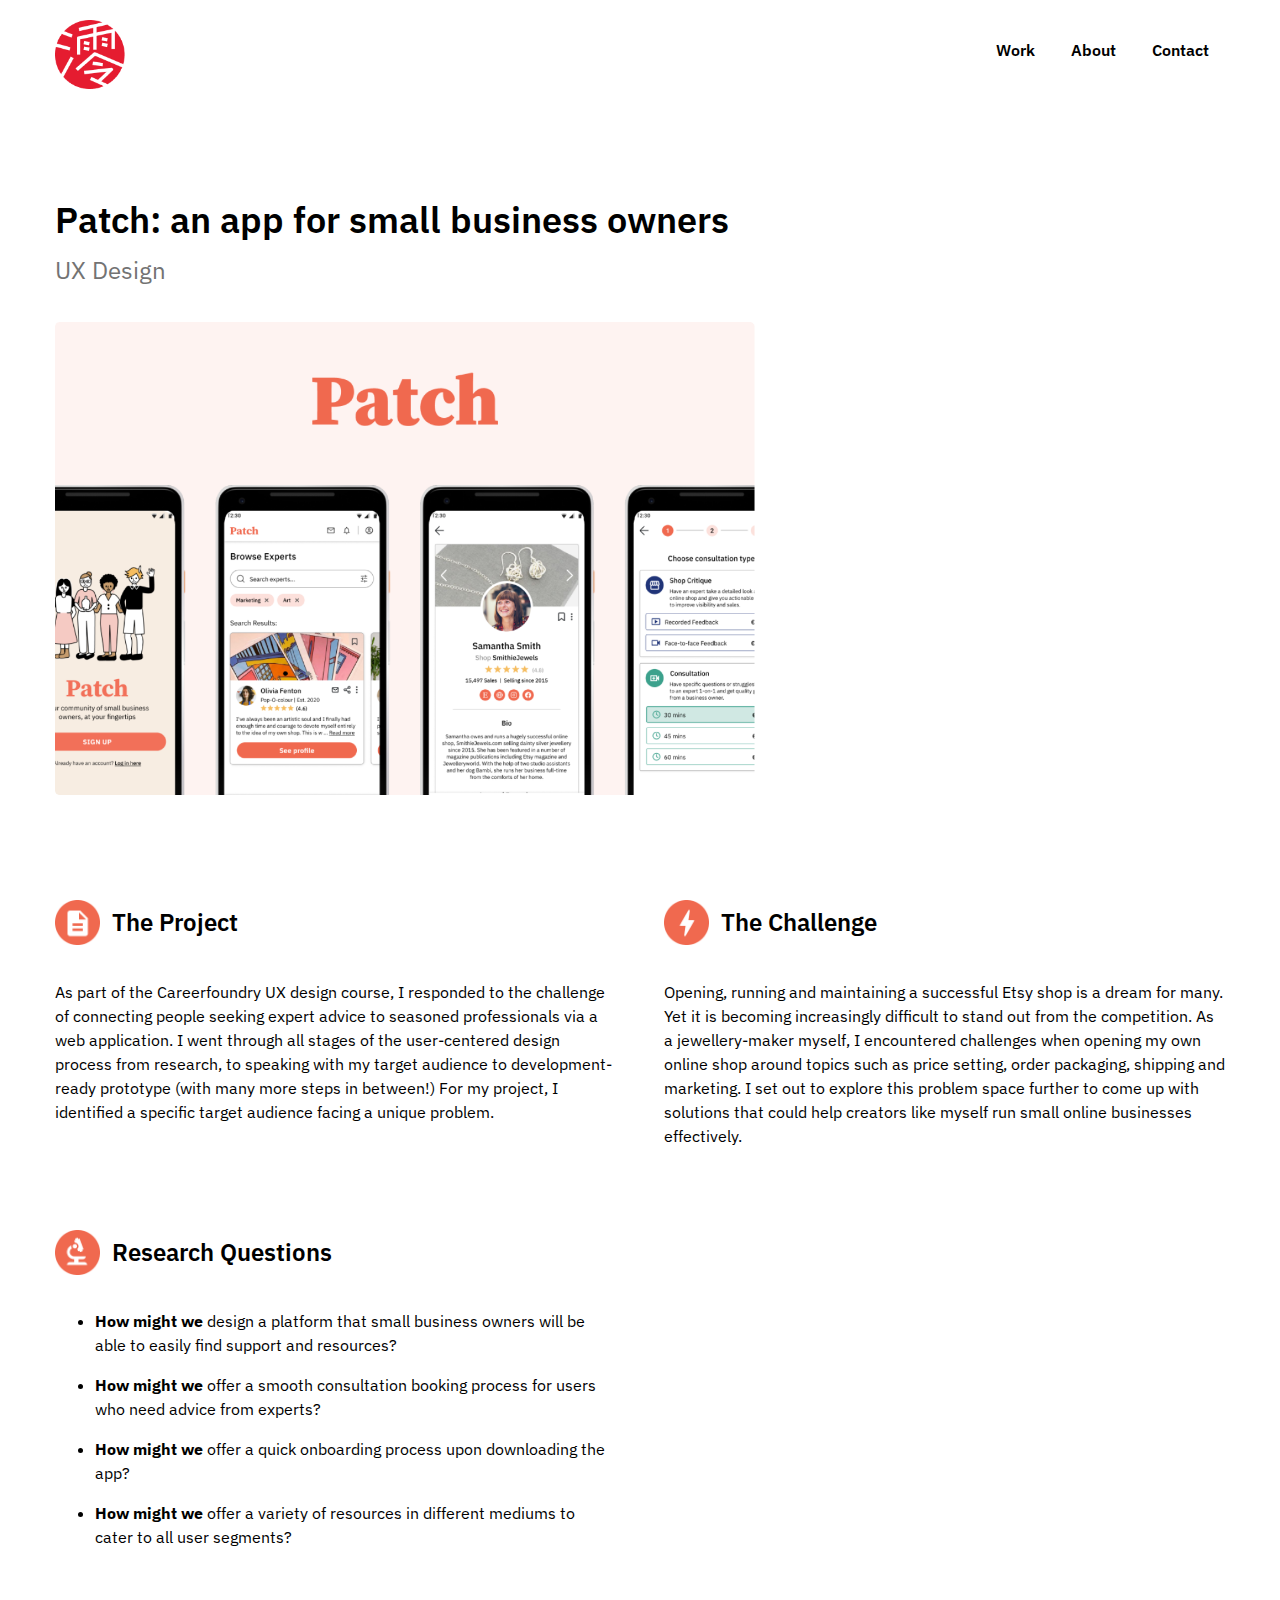
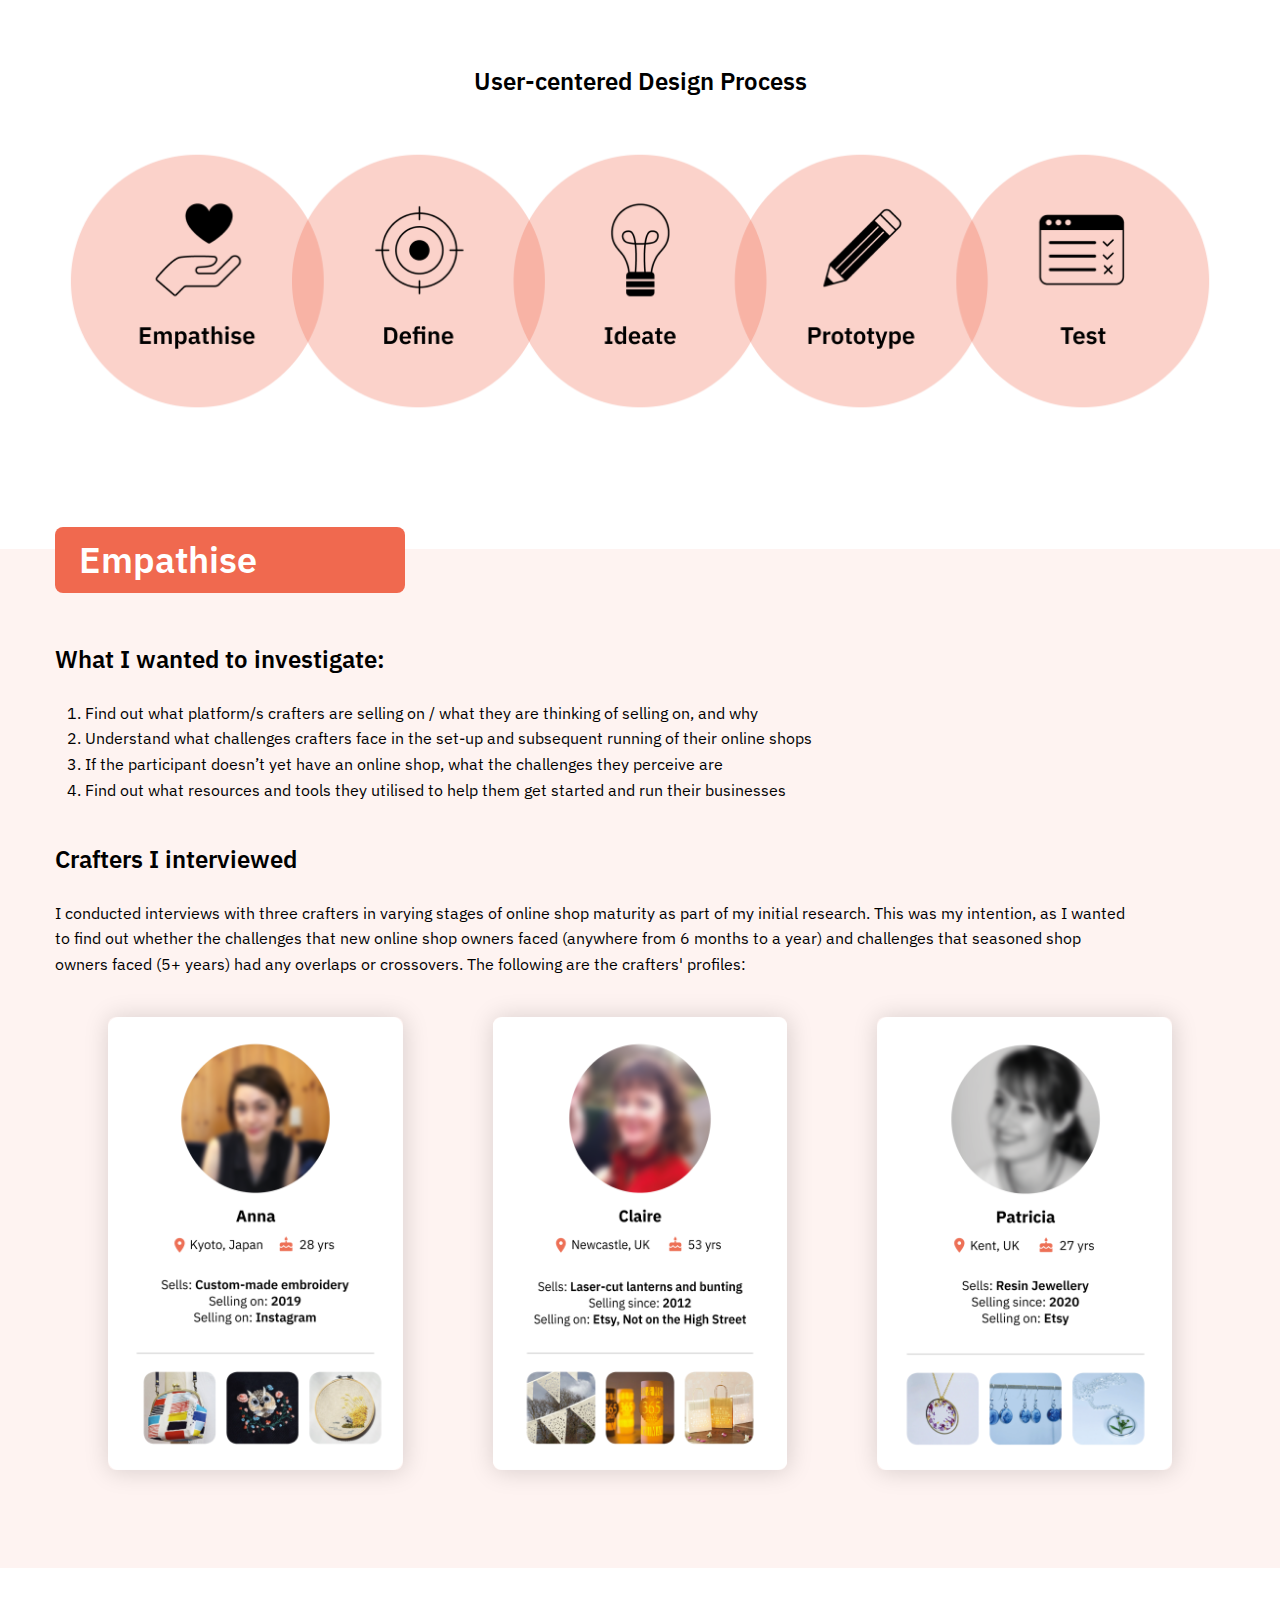
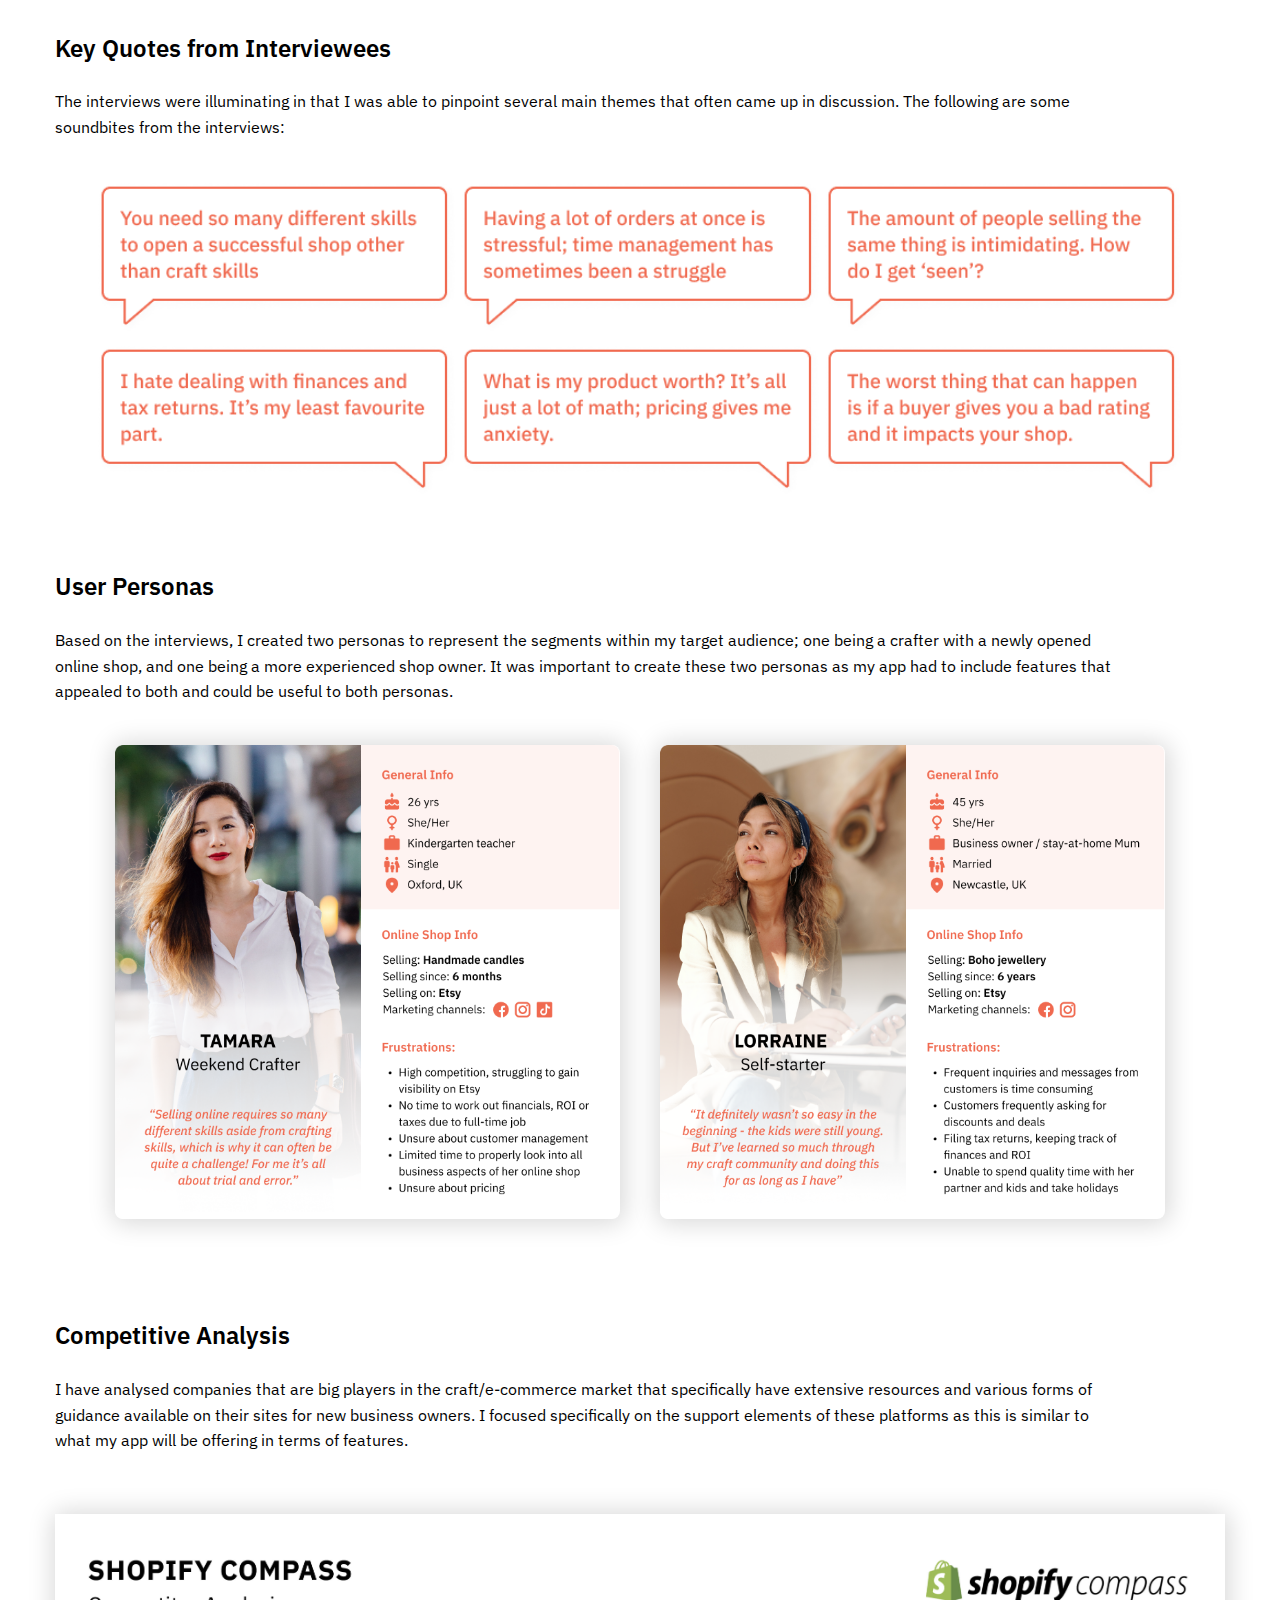
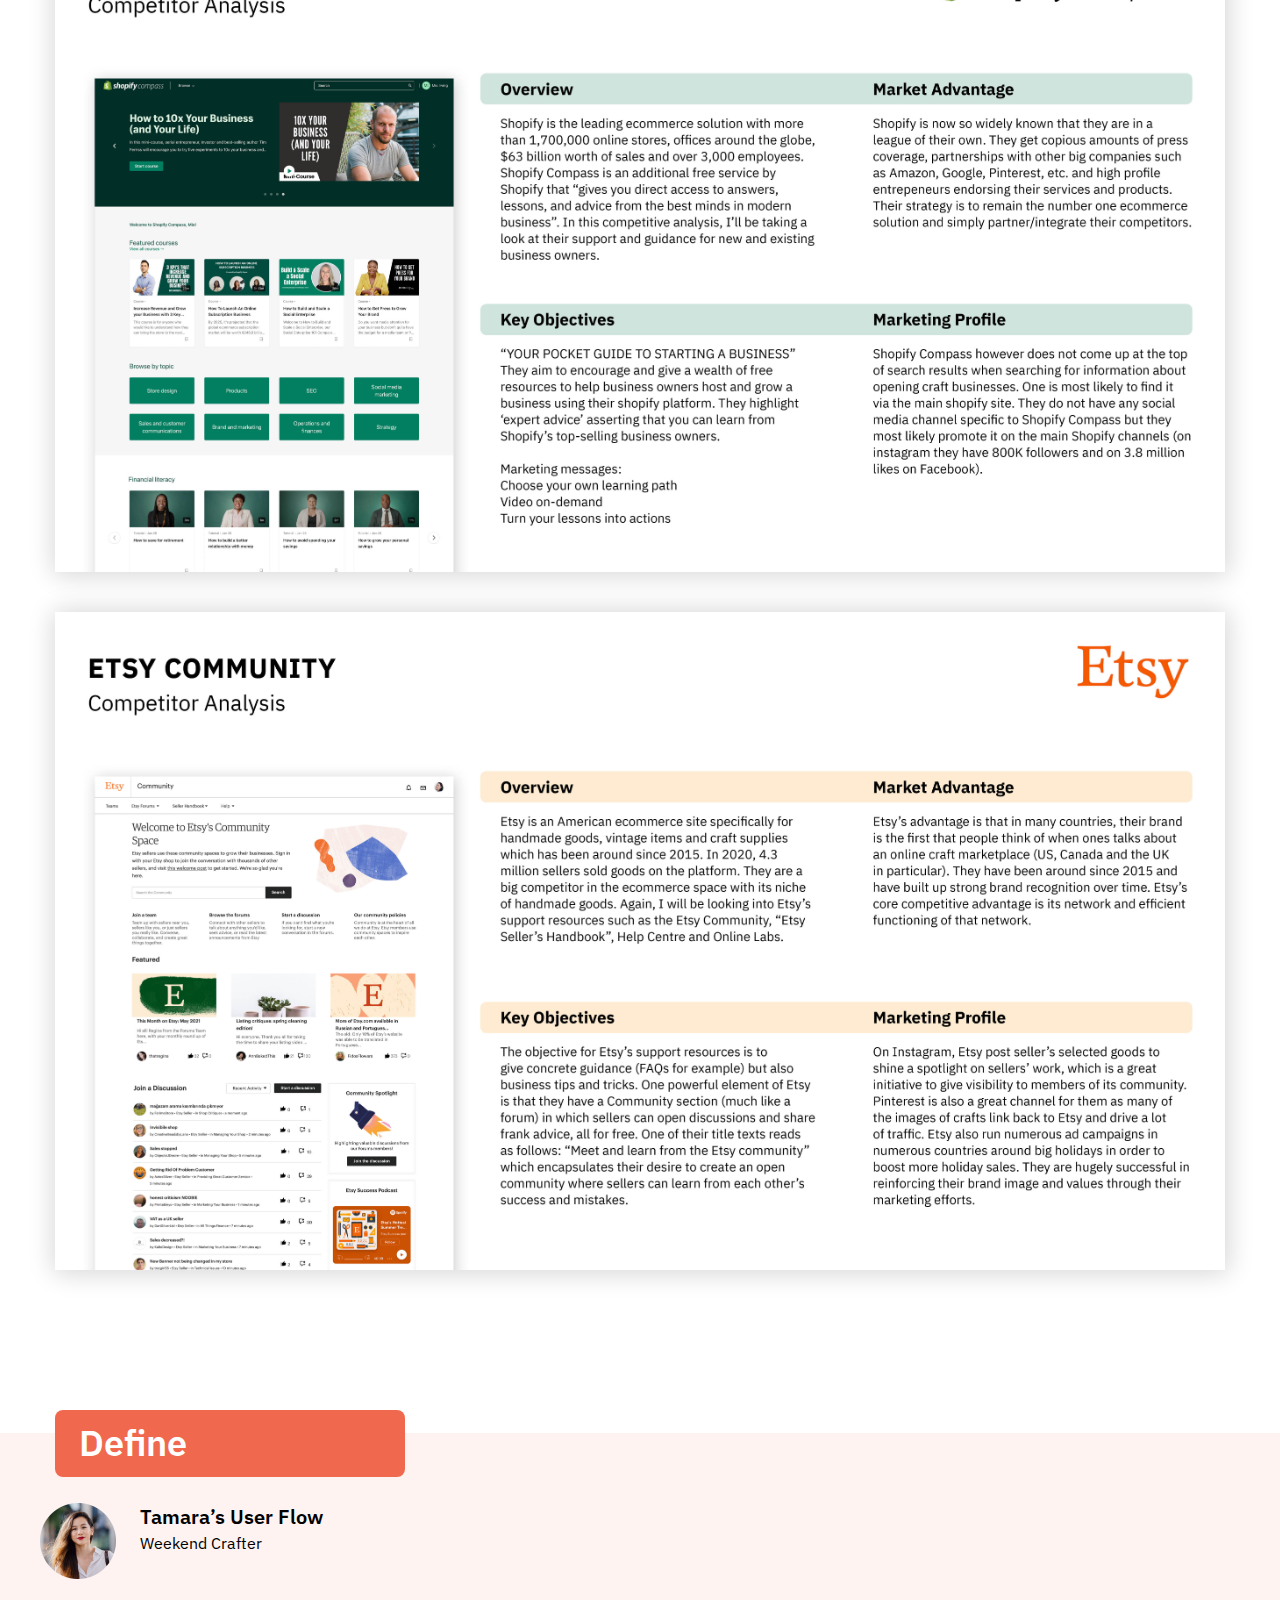
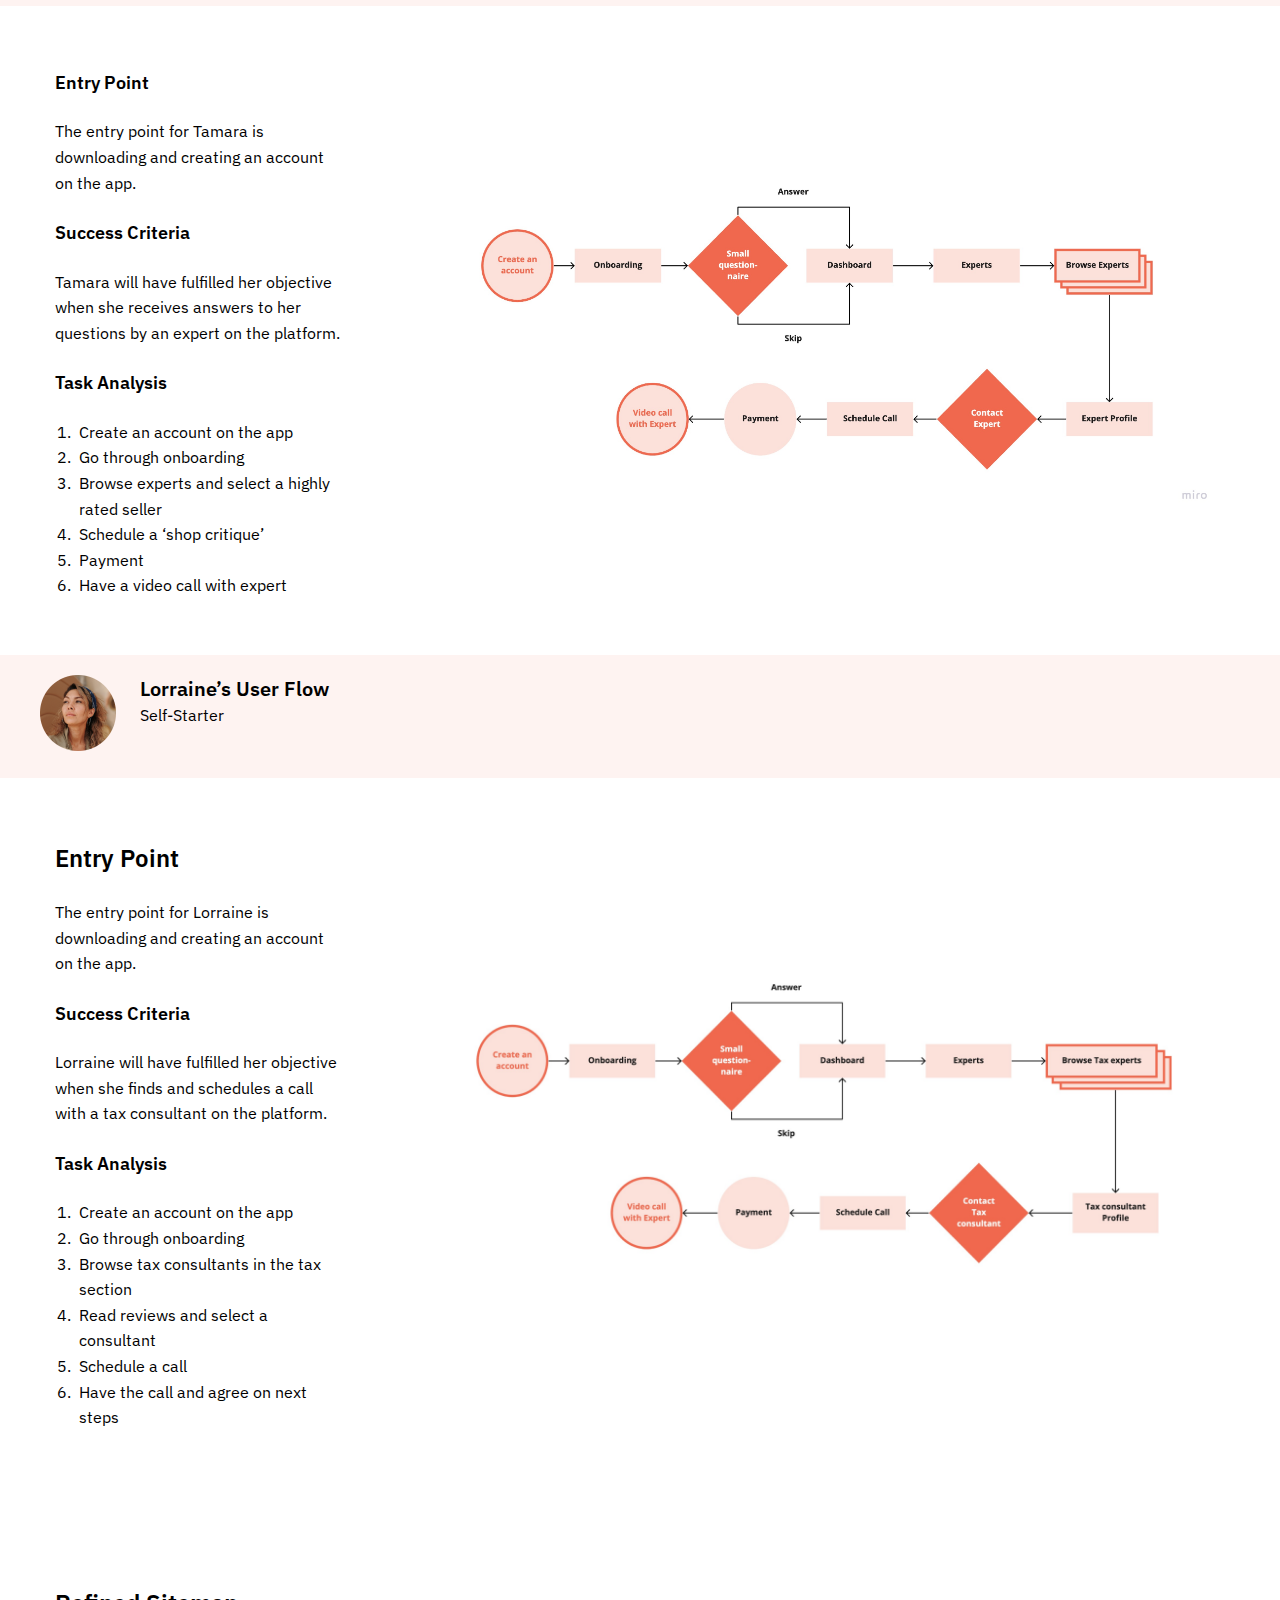
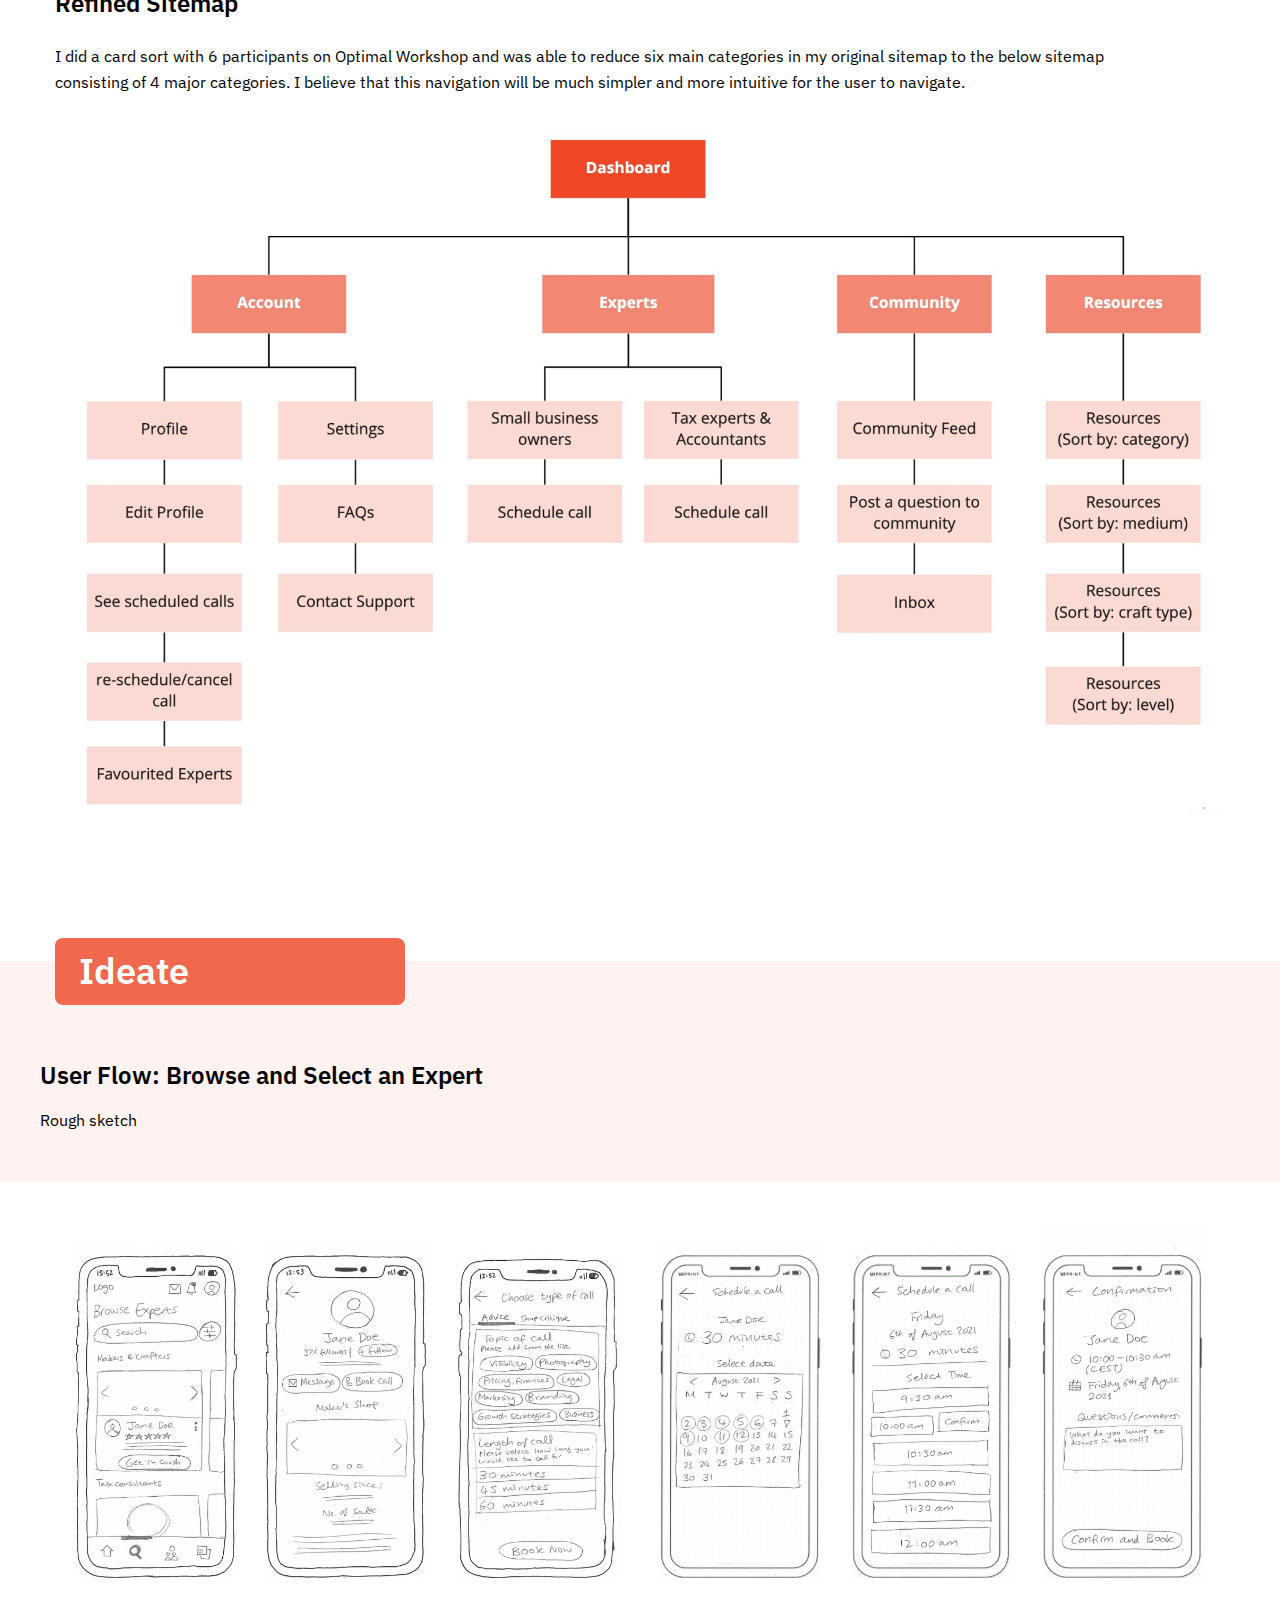
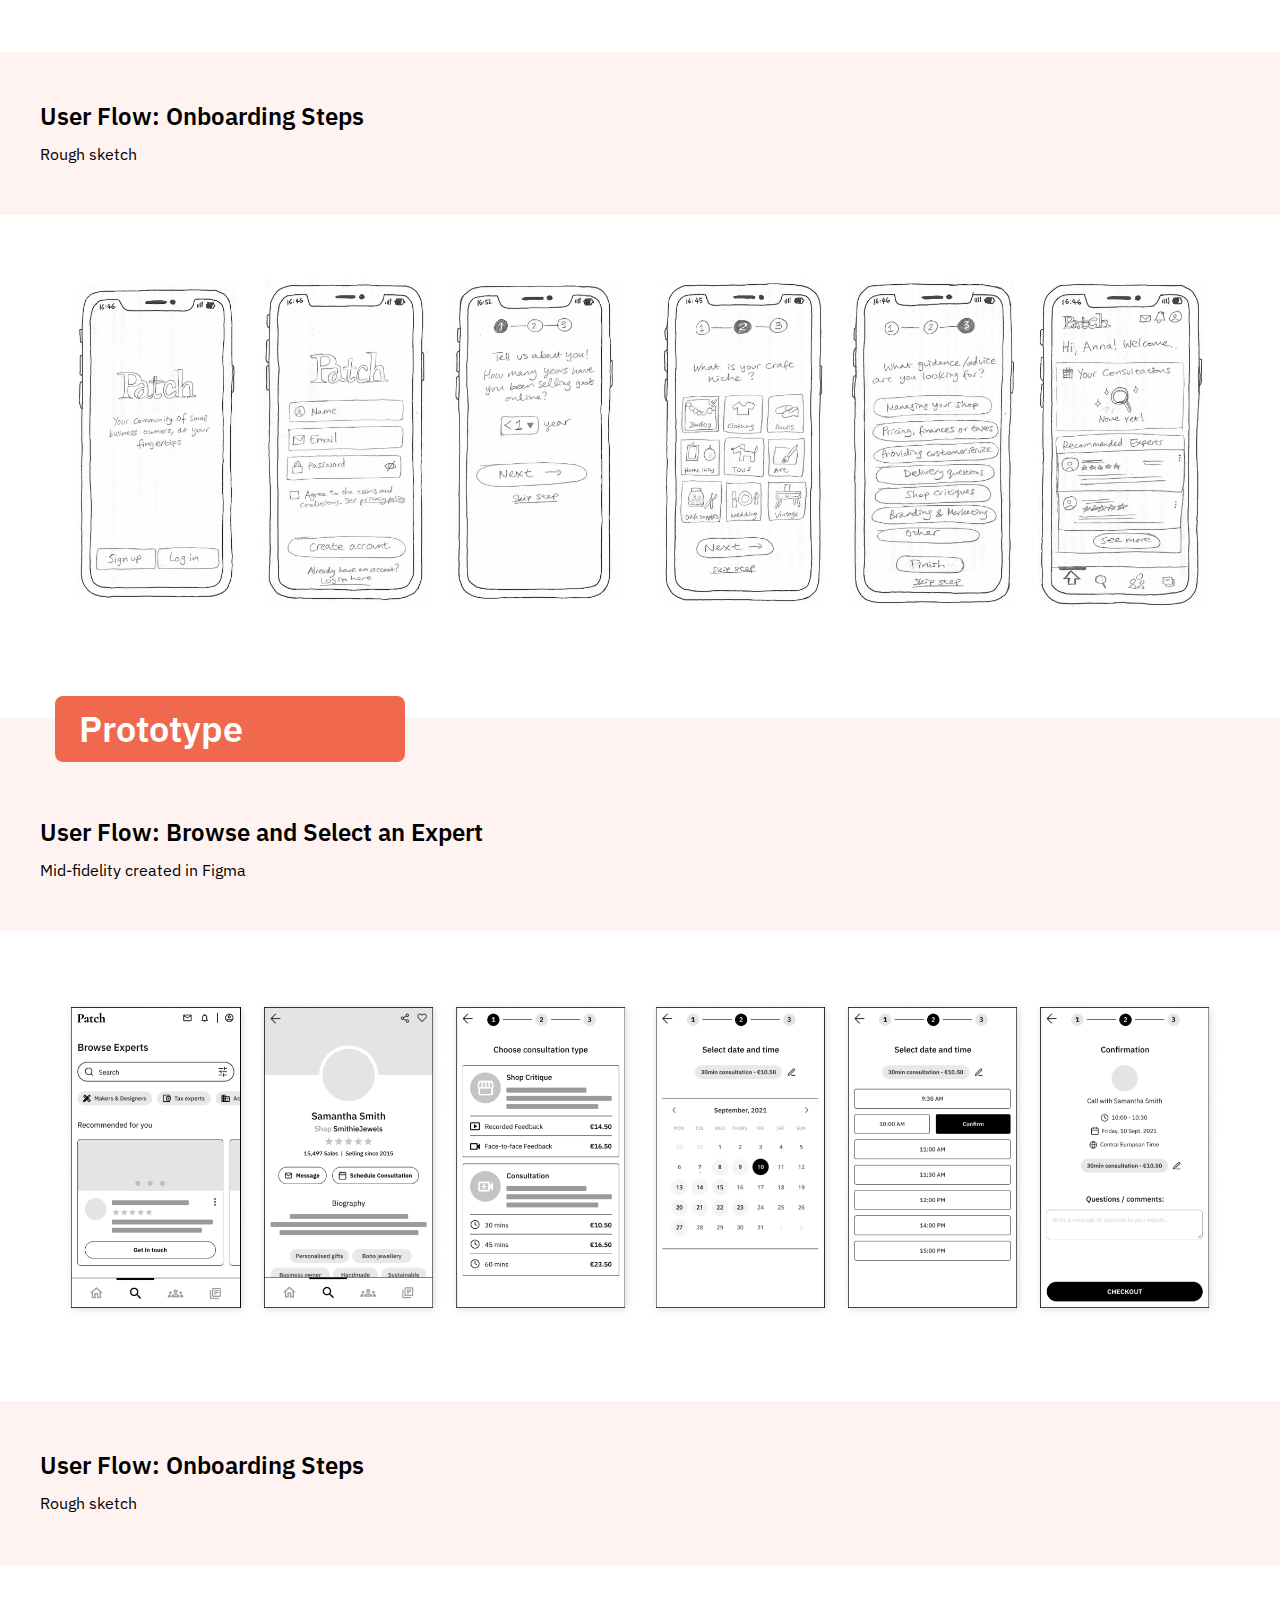
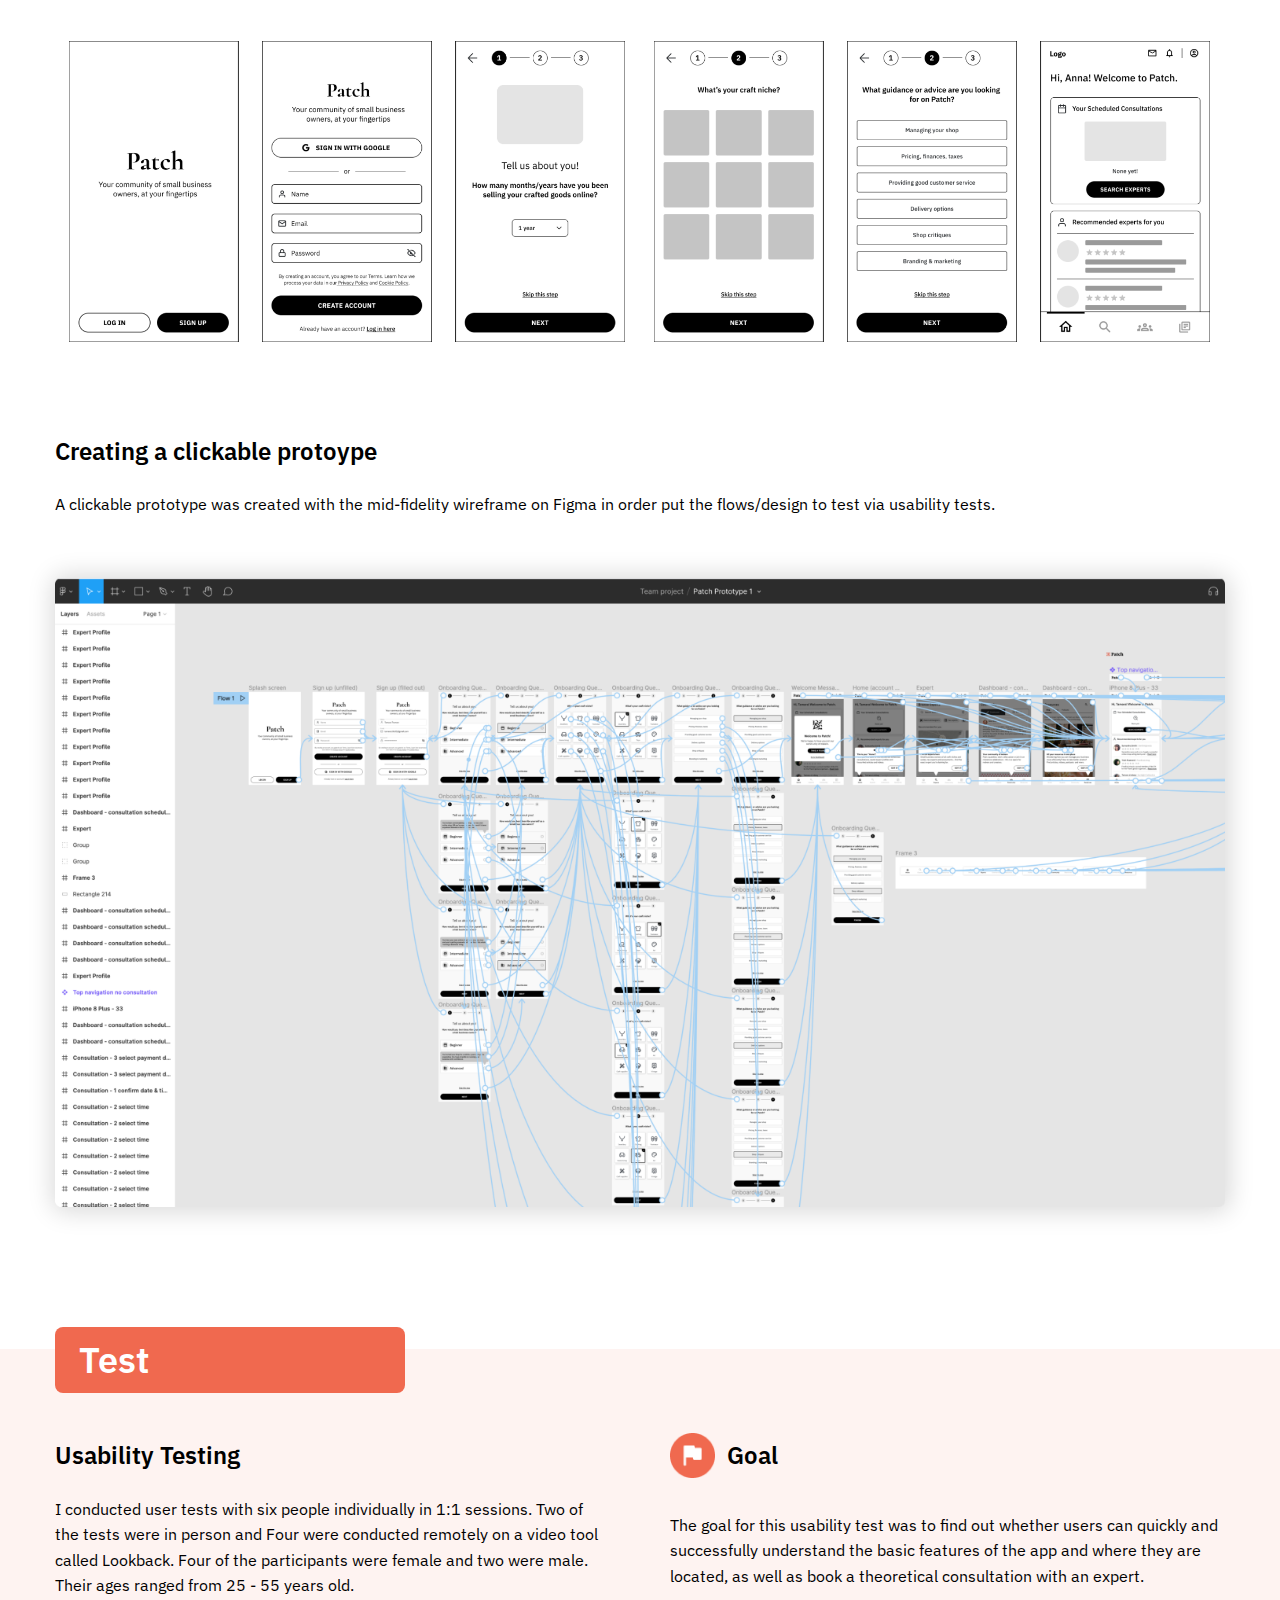
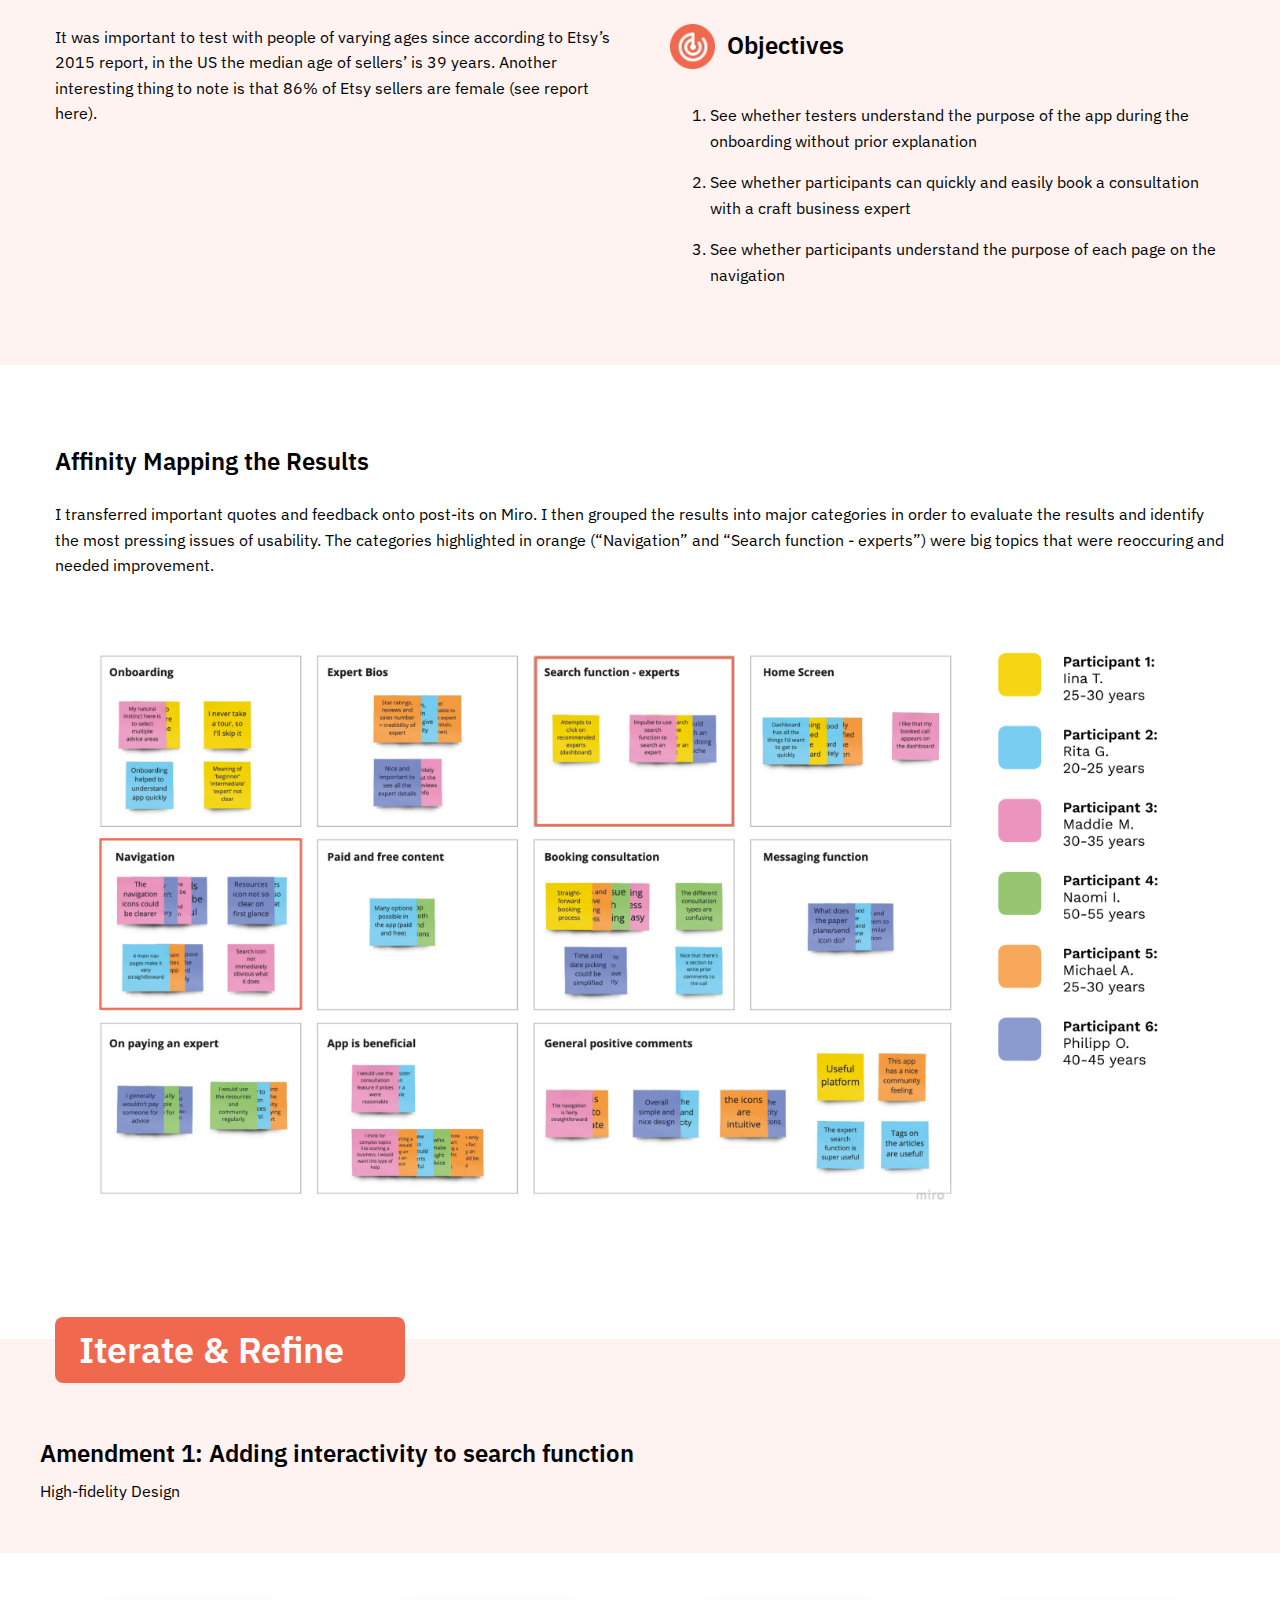
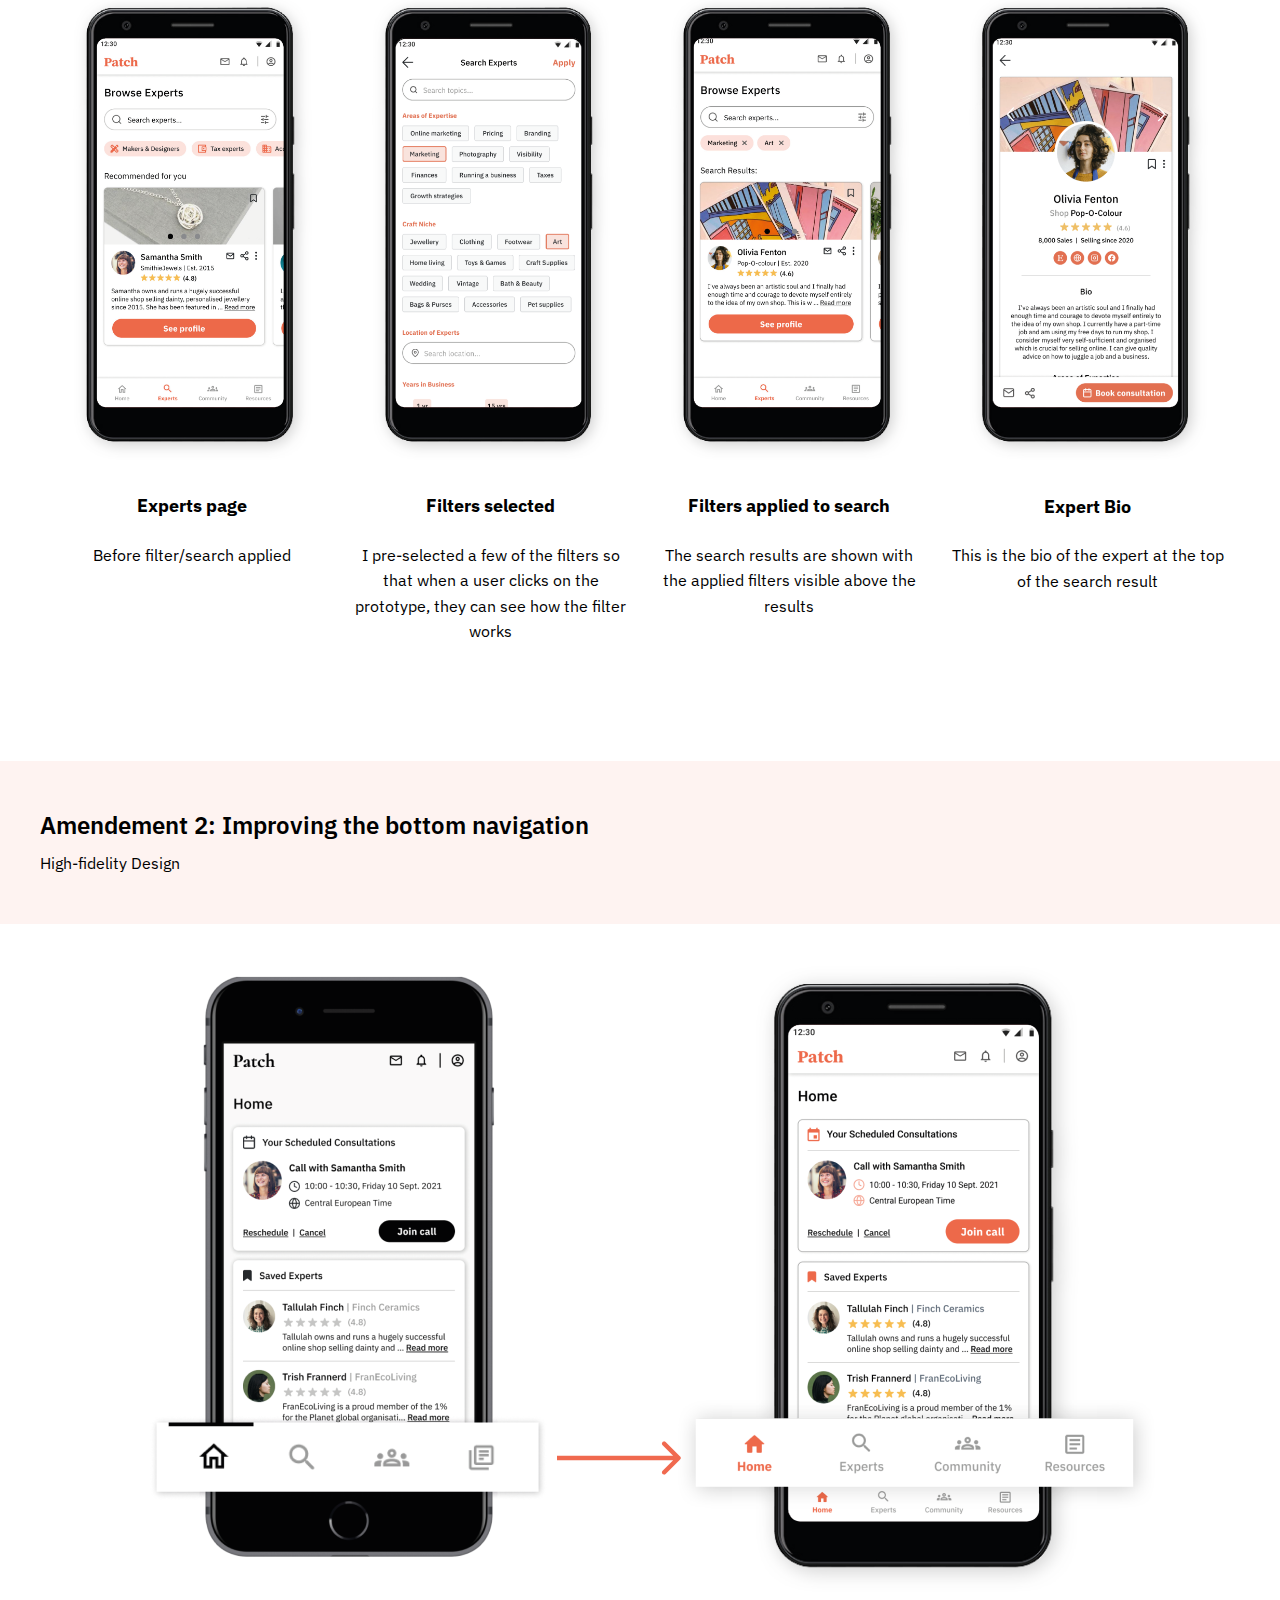
<file: Patch.html>
<!DOCTYPE html>
<html lang="en" dir="ltr">

<head>
  <link rel="stylesheet" type="text/css" href="css/normalize.css">
  <link rel="stylesheet" type="text/css" href="css/style.css">
  <link rel="preconnect" href="https://fonts.googleapis.com">
  <link rel="preconnect" href="https://fonts.gstatic.com" crossorigin>
  <link href="https://fonts.googleapis.com/css2?family=IBM+Plex+Sans:wght@400;500;600;700&display=swap" rel="stylesheet">
  <link href="Img/Home/01_Favicon-Mio-logo.png" rel="shortcut icon">
  <meta name="viewport" content="width=device-width, initial-scale=1">
  <meta charset="utf-8">
  <link rel="stylesheet" href="https://cdnjs.cloudflare.com/ajax/libs/font-awesome/4.7.0/css/font-awesome.min.css">
  <title>UX Designer Mio's Portfolio</title>
</head>

<body class="home" id="home">
  <header>
    <div id="navbar">
      <div class="container">
        <div class="navtoggle" id="myNavtoggle">
          <a href="index.html"><img src="Img/Home/Mio-logo-mark.png" class="logo"></a>
          <nav id="toggle">
            <ul class="navigation">
              <li><a href="index.html">Work</a></li>
              <li><a href="about.html">About</a></li>
              <li><a href="#contact">Contact</a></li>
              <li><a href="javascript:void(0);" class="icon" onclick="menuToggle()"> <svg fill="#000000" xmlns="http://www.w3.org/2000/svg" viewBox="0 0 24 24" width="24px" height="24px">
                    <path d="M 0 2 L 0 4 L 24 4 L 24 2 Z M 0 11 L 0 13 L 24 13 L 24 11 Z M 0 20 L 0 22 L 24 22 L 24 20 Z" />
                  </svg></a></li>
            </ul>
          </nav>
        </div>
      </div>
    </div>
  </header>

  <!-- Patch intro -->
  <div id="work-patch-intro">
    <div class="container">
      <div class="main-title">
        <h2>Patch: an app for small business owners</h2>
        <p class="sub-head">UX Design</p>
      </div>
      <div>
        <picture>
          <source srcset="Img/Home/Project_Patch-app-400px.png" media="(max-width:767px)">
          <img src="Img/Home/Project_Patch-app-800px.png" alt="My Image" class="patch-cover-image">
        </picture>
      </div>

      <div class="project-description">
        <div>
          <div class="icon-title">
            <img src="Img/Patch/02_icon_Project.png" alt="Icon-project" class="icon">
            <h3>The Project</h3>
          </div>
          <div>
            <p>As part of the Careerfoundry UX design course, I responded to the challenge of connecting people seeking expert advice to seasoned professionals via a web application. I went through all
              stages
              of the user-centered design process from research, to speaking with my target audience to development-ready prototype (with many more steps in between!) For my project, I identified a specific target audience facing a unique problem.
            </p>
          </div>
        </div>
        <div>
          <div class="icon-title">
            <img src="Img/Patch/03_icon_Challenge.png" alt="Icon-Challenge" class="icon">
            <h3>The Challenge</h3>
          </div>
          <div>
            <p>
              Opening, running and maintaining a successful Etsy shop is a dream for many. Yet it is becoming increasingly difficult to stand out from the competition. As a jewellery-maker myself, I encountered challenges when opening my own online
              shop
              around topics such as price setting, order packaging, shipping and marketing. I set out to explore this problem space further to come up with solutions that could help creators like myself run small online businesses effectively.
            </p>
          </div>
        </div>
        <div>
          <div class="icon-title">
            <img src="Img/Patch/04_icon_researchQs.png" alt="Research Questions" class="icon">
            <h3>Research Questions</h3>
          </div>
          <div>
            <ul>
              <li>
                <p><span style="font-weight:bold">How might we</span> design a platform that small business owners will be able to easily find support and resources?</p>
              </li>
              <li>
                <p><span style="font-weight:bold">How might we</span> offer a smooth consultation booking process for users who need advice from experts?</p>
              </li>
              <li>
                <p><span style="font-weight:bold">How might we </span>offer a quick onboarding process upon downloading the app?</p>
              </li>
              <li>
                <p><span style="font-weight:bold">How might we</span> offer a variety of resources in different mediums to cater to all user segments?</p>
              </li>
            </ul>
          </div>
        </div>
      </div>

      <div class=myprocess>
        <div>
          <h3>User-centered Design Process</h3>
        </div>
        <div>
          <picture>
            <source srcset="Img/Patch/05_User-centered-process_400px.png" media="(max-width:600px)">
            <img src="Img/Patch/05_User-centered-process_800px.png" alt="My Image" height="300px">
          </picture>
        </div>
      </div>
    </div>
  </div>

  <!-- Empathise -->
  <div id="work-patch-empathise">
    <div class="container">
      <div id="process-step-title">
        <h2>Empathise</h2>
      </div>
    </div>

    <div class="space">
    </div>

    <div class="research-interviews">
      <div class="container">
        <div class="investigate">
          <h3>What I wanted to investigate:</h3>
          <ol>
            <li>
              <p>Find out what platform/s crafters are selling on / what they
                are thinking of selling on, and why</p>
            </li>
            <li>
              <p>Understand what challenges crafters face in the set-up
                and subsequent running of their online shops</p>
            </li>
            <li>
              <p>If the participant doesn’t yet have an online shop, what the
                challenges they perceive are</p>
            </li>
            <li>
              <p>Find out what resources and tools they utilised to help
                them get started and run their businesses</p>
            </li>
          </ol>
        </div>

        <div class="interview">
          <div class="interview-text">
            <h3>Crafters I interviewed</h3>
            <p>I conducted interviews with three crafters in varying stages of online shop maturity as part of my initial research. This was my intention, as I wanted to find out whether the challenges that
              new online shop owners faced (anywhere from 6 months to a year) and challenges that seasoned shop owners faced (5+ years) had any overlaps or crossovers. The following are the crafters' profiles:</p>
          </div>
          <div class="row-interview">
            <div class="column-interview">
              <img src="Img/Patch/06_test-participant1.png" alt="Participant1">
            </div>
            <div class="column-interview">
              <img src="Img/Patch/07_test-participant2.png" alt="Participant2">
            </div>
            <div class="column-interview">
              <img src="Img/Patch/08_test-participant3.png" alt="Participant3">
            </div>
          </div>
        </div>
      </div>
    </div>

    <div class="container">
      <div class="quotes">
        <div>
          <h3>Key Quotes from Interviewees</h3>
          <p>The interviews were illuminating in that I was able to pinpoint several main themes that often came up in discussion. The following are some soundbites from the interviews:</p>
        </div>
        <div class="grid-container-quotes">
          <div class="grid-item-quote1"><img src="Img/Patch/09_quote1.png" alt="quote1"></div>
          <div class="grid-item-quote2"><img src="Img/Patch/10_quote2.png" alt="quote2"></div>
          <div class="grid-item-quote3"><img src="Img/Patch/11_quote3.png" alt="quote3"></div>
          <div class="grid-item-quote4"><img src="Img/Patch/12_quote4.png" alt="quote4"></div>
          <div class="grid-item-quote5"><img src="Img/Patch/13_quote5.png" alt="quote5"></div>
          <div class="grid-item-quote6"><img src="Img/Patch/14_quote6.png" alt="quote6"></div>
        </div>
      </div>

      <div class="personas">
        <div>
          <h3>User Personas</h3>
          <p>Based on the interviews, I created two personas to represent the segments within my target audience; one being a crafter with a newly opened online shop, and one being a more experienced
            shop owner. It was important to create these two personas as my app had to include features that appealed to both and could be useful to both personas.</p>
        </div>
        <div class="row-personas">
          <div class="column-personas">
            <img src="Img/Patch/16_Persona1.png" alt="Participant1">
          </div>
          <div class="column-personas">
            <img src="Img/Patch/17_Persona2.png" alt="Participant2">
          </div>
        </div>
      </div>

      <div class="competitive-analysis">
        <div>
          <h3>Competitive Analysis</h3>
          <p>I have analysed companies that are big players in the craft/e-commerce market that specifically have extensive resources and various forms of guidance available on their sites for new
            business owners. I focused specifically on the support elements of these platforms as this is similar to what my app will be offering in terms of features.</p>
        </div>
        <div class="row-comp-an">
          <div class="column-comp-an">
            <img src="Img/Patch/18_comp-analysis.jpg" alt="Participant1">
          </div>
          <div class="column-comp-an">
            <img src="Img/Patch/19_comp-analysis2.jpg" alt="Participant2">
          </div>
        </div>
      </div>
    </div>
  </div>

  <!-- Define -->
  <div id="work-patch-define">
    <div class="container">
      <div id="process-step-title">
        <h2>Define</h2>
      </div>
    </div>

    <div class="space">
    </div>

    <div id="user-flow-title">
      <div class="user-flow-title">
        <div class="persona-profile">
          <img src="Img/Patch/20_Tamara.png" alt="Tamara-profile" height="100px">
        </div>
        <div>
          <h3>Tamara’s User Flow</h3>
          <p>Weekend Crafter</p>
        </div>
      </div>
    </div>

    <div class="container">
      <div class="user-flow-column" id="user-flow-column">
        <div class="user-flow-row1">
          <div>
            <h4>Entry Point</h4>
            <p>The entry point for Tamara is downloading and creating an account on the app.</p>
            <h4>Success Criteria</h3>
              <p>Tamara will have fulfilled her objective when she receives answers to her questions by an expert on the platform.</p>
              <h4>Task Analysis</h3>
                <ol>
                  <li>
                    <p>Create an account on the app</p>
                  </li>
                  <li>
                    <p>Go through onboarding</p>
                  </li>
                  <li>
                    <p>Browse experts and select a highly rated seller</p>
                  </li>
                  <li>
                    <p>Schedule a ‘shop critique’</p>
                  </li>
                  <li>
                    <p>Payment</p>
                  </li>
                  <li>
                    <p>Have a video call with expert</p>
                  </li>
                </ol>
          </div>
        </div>
        <div class="user-flow-row2">
          <img src="Img/Patch/21_TamaraUserflow.jpg" alt="userflow-tamara" class="img-user-flow" width="660" height="auto">
        </div>
      </div>
    </div>

    <div id="user-flow-title">
      <div class="user-flow-title">
        <div class="persona-profile">
          <img src="Img/Patch/22_Lorraine.png" alt="Lorraine-profile" height="100px">
        </div>
        <div>
          <h3>Lorraine’s User Flow</h3>
          <p>Self-Starter</p>
        </div>
      </div>
    </div>

    <div class="container">
      <div class="user-flow-column" id="user-flow-column">
        <div class="user-flow-row1">
          <div>
            <h3>Entry Point</h3>
            <p>The entry point for Lorraine is downloading and creating an account on the app.</p>
            <h4>Success Criteria</h3>
              <p>Lorraine will have fulfilled her objective when she finds and schedules a call with a tax consultant on the platform.</p>
              <h4>Task Analysis</h3>
                <ol>
                  <li>
                    <p>Create an account on the app</p>
                  </li>
                  <li>
                    <p>Go through onboarding</p>
                  </li>
                  <li>
                    <p>Browse tax consultants in the tax section</p>
                  </li>
                  <li>
                    <p>Read reviews and select a consultant</p>
                  </li>
                  <li>
                    <p>Schedule a call</p>
                  </li>
                  <li>
                    <p>Have the call and agree on next steps</p>
                  </li>
                </ol>
          </div>
        </div>
        <div class="user-flow-row2">
          <img src="Img/Patch/23_Lorraineuserflow.png" alt="userflow-Lorraine" height="500px">
        </div>
      </div>
    </div>

    <div class=container>
      <div class="sitemap">
        <div>
          <h3>Refined Sitemap</h3>
          <p>I did a card sort with 6 participants on Optimal Workshop and was able to reduce six main categories in my original sitemap to the below sitemap consisting of 4 major categories.
            I believe that this navigation will be much simpler and more intuitive for the user to navigate.</p>
        </div>
        <picture>
          <source srcset="Img/Patch/24_sitemap_400px.png" media="(max-width:767px)">
          <img src="Img/Patch/24_sitemap_800px.png" alt="My Image" height="600px">
        </picture>
      </div>
    </div>
  </div>
  </div>

  <!-- Ideate -->
  <div id="work-patch-ideate">
    <div class="container">
      <div id="process-step-title">
        <h2>Ideate</h2>
      </div>
    </div>
  </div>

  <div class="space">
  </div>

  <div id="ideate-title">
    <div class="ideate-title">
      <h3>User Flow: Browse and Select an Expert</h3>
      <p>Rough sketch</p>
    </div>
  </div>

  <div class="container">
    <div class="wireframe-prototype">
      <div class="grid-item"><img src="Img/Patch/25_Sketch-browse-experts.png" alt="browse-experts_sketch1" height="500px"></div>
      <div class="grid-item"><img src="Img/Patch/26_Sketch-browse-experts2.png" alt="browse-experts_sketch2" height="500px"></div>
    </div>
  </div>

  <div id="ideate-title">
    <div class="ideate-title">
      <div>
        <h3>User Flow: Onboarding Steps</h3>
        <p>Rough sketch</p>
      </div>
    </div>
  </div>

  <div class="container">
    <div class="wireframe-prototype">
      <div class="grid-item"><img src="Img/Patch/27_Sketch-Onboarding.png" alt="Onboarding_sketch1" height="500px"></div>
      <div class="grid-item"><img src="Img/Patch/28_Sketch-Onboarding2.png" alt="Onboarding_sketch2" height="500px"></div>
    </div>
  </div>


  <!-- Prototype -->
  <div id="work-patch-prototype">
    <div class="container">
      <div id="process-step-title">
        <h2>Prototype</h2>
      </div>
    </div>

    <div class="space">
    </div>

    <div id="prototype-title">
      <div class="prototype-title">
        <div>
          <h3>User Flow: Browse and Select an Expert</h3>
          <p>Mid-fidelity created in Figma</p>
        </div>
      </div>
    </div>

    <div class="container">
      <div class="wireframe-prototype">
        <div class="grid-item"><img src="Img/Patch/29_Mid-browse-experts.png" alt="browse-experts_midfidelity-1" height="500px"></div>
        <div class="grid-item"><img src="Img/Patch/32_Mid-browse-experts2.png" alt="browse-experts_midefidelity-2" height="500px"></div>
      </div>
    </div>

    <div id="prototype-title">
      <div class="prototype-title">
        <div>
          <h3>User Flow: Onboarding Steps</h3>
          <p>Rough sketch</p>
        </div>
      </div>
    </div>

    <div class="container">
      <div class="wireframe-prototype">
        <div class="grid-item"><img src="Img/Patch/33_Mid-Onboarding.png" alt="Onboarding_midfidelity-1" height="500px"></div>
        <div class="grid-item"><img src="Img/Patch/34_Mid-Onboarding2.png" alt="Onboarding_midfidelity-2" height="500px"></div>
      </div>
      <div class="prototype-text" id="prototype-text">
        <h3>Creating a clickable protoype</h3>
        <p>A clickable prototype was created with the mid-fidelity wireframe on Figma in order put the flows/design to test via usability tests.</p>
      </div>
      <picture class="figma-prototype">
        <source srcset="Img/Patch/35_Figma-prototype_400px.png" media="(max-width:767px)">
        <img src="Img/Patch/35_Figma-prototype_800px.png" alt="My Image">
      </picture>
    </div>
  </div>
  </div>

  <!-- Test -->
  <div id="work-patch-test">
    <div class="container">
      <div id="process-step-title">
        <h2>Test</h2>
      </div>
    </div>

    <div class="space">
    </div>

    <div id="usability-tests">
      <div class="container">
        <div class="usability-column">
          <div class="usability-row">
            <h3>Usability Testing</h3>
            <p>I conducted user tests with six people individually in 1:1 sessions. Two of the tests were in person and Four were conducted remotely on a video tool called Lookback. Four of the
              participants were female and two were male. Their ages ranged from 25 - 55 years old.<br><br>It was important to test with people of varying ages since according to Etsy’s 2015 report, in the US the median age of sellers’ is 39
              years. Another interesting thing to note is that 86% of Etsy sellers are female (see report here). </p>
          </div>
          <div class="usability-row">
            <div>
              <div class="test-icon-title"><img src="Img/Patch/36_icon_goal.png" alt="Icon-goal" height="45" class="icon">
                <h3>Goal</h3>
              </div>
              <p>The goal for this usability test was to find out whether users can quickly and successfully understand the basic features of the app and where they are located, as well as book a
                theoretical consultation with an expert.
              </p>
            </div>

            <div>
              <div class="test-icon-title"><img src="Img/Patch/37_icon-objective.png" alt="Icon-Objectives" height="45" class="icon">
                <h3>Objectives</h3>
              </div>
              <ol>
                <li>
                  <p>See whether testers understand the purpose of the app during the onboarding without prior explanation</p>
                </li>
                <li>
                  <p>See whether participants can quickly and easily book a consultation with a craft business expert</p>
                </li>
                <li>
                  <p>See whether participants understand the purpose of each page on the navigation</p>
                </li>
              </ol>
            </div>
          </div>
        </div>
      </div>
    </div>

    <div class="container">
      <div>
        <h3>Affinity Mapping the Results</h3>
        <p>I transferred important quotes and feedback onto post-its on Miro. I then grouped the results into major categories in order to evaluate the results and identify the most pressing issues
          of usability. The categories highlighted in orange (“Navigation” and “Search function - experts”) were big topics that were reoccuring and needed improvement.</p>
      </div>
      <picture>
        <source srcset="Img/Patch/38_affinitymapping_400px.png" media="(max-width:767px)">
        <img src="Img/Patch/38_affinitymapping_800px.png" alt="My Image" height="600px">
      </picture>
    </div>
  </div>
  </div>

  <!-- Iterate & Refine -->
  <div id="work-patch-iterate">
    <div class="container">
      <div id="process-step-title">
        <h2>Iterate & Refine</h2>
      </div>
    </div>

    <div class="space">
    </div>

    <div id="iterate-title">
      <div class="iterate-title">
        <div class="amendment-title">
          <h3>Amendment 1: Adding interactivity to search function</h3>
          <p class="subhead">High-fidelity Design</p>
        </div>
      </div>
    </div>

    <div class="container">

      <div class="amendment-grid">
        <div class="amendment-1">
          <div class="mockup-1"><img src="Img/Patch/39_amendment1-1.png" alt="Amendement1_1" height="500px" class="center"></div>
          <div class="text-1">
            <h4><b>Experts page</b></h4>
            <p>Before filter/search applied</p>
          </div>
        </div>

        <div class="mockup2">
          <div class="amendment-1">
            <div class="mockup-1"><img src="Img/Patch/40_amendment1-2.png" alt="Amendement1_2" height="500px" class="center"></div>
            <div class="text-1">
              <h4><b>Filters selected</b></h4>
              <p>I pre-selected a few of the filters so that when a user clicks on the prototype, they can see how the filter works</p>
            </div>
          </div>
        </div>

        <div class="mockup3">
          <div class="amendment-1">
            <div class="mockup-1"><img src="Img/Patch/41_amendment1-3.png" alt="Amendement1_3" height="500px" class="center"></div>
            <div class="text-1">
              <h4><b>Filters applied to search</b></h4>
              <p>The search results are shown with the applied filters visible above the results</p>
            </div>
          </div>
        </div>

        <div class="mockup4">
          <div class="amendment-1">
            <div class="mockup-1"><img src="Img/Patch/42_amendment1-4.png" alt="Amendement1_4" height="500px" class="center"></div>
            <div class="text-1">
              <h4><b>Expert Bio</b></h4>
              <p>This is the bio of the expert at the top of the search result</p>
            </div>
          </div>
        </div>
      </div>
    </div>

    <div id="iterate-title">
      <div class="iterate-title">
        <div class="amendment-title">
          <h3>Amendement 2: Improving the bottom navigation</h3>
          <p class="subhead">High-fidelity Design</p>
        </div>
      </div>
    </div>

    <div class="container">

      <div class="amendment-2">
        <div class="mockup-2"><img src="Img/Patch/42_amendment2.png" alt="Amendement2" class="mockuptwo"></div>
        <div id="text-2">
          <h4><b>Bottom Navigation</b></h4>
          <p>I realised during the usability tests that the bottom navigation bar could be slightly confusing for some (especially those that skip the onboarding tour). I therefore exchanged the
            ‘resources’ icon and also added labels under each of the icons in order to make the navigation crystal clear to the user. I also followed Google Material guides to adjust the sizing of the navigation bar itself as well as the icons
            and
            text
            within.</p>
        </div>
      </div>
    </div>

    <div id="iterate-title">
      <div class="iterate-title">
        <div class="amendment-title">
          <h3>Amendement 3: Adding descriptors</h3>
          <p class="subhead">High-fidelity Design</p>
        </div>
      </div>
    </div>

    <div class="container">

      <div class="amendment-grid">

        <div class="amendment-3">
          <div class="mockup-3"><img src="Img/Patch/43_amendment3-1.png" alt="Amendement3_1" height="500px" class="center"></div>
          <div class="text-3">
            <h4><b>Onboarding step 1</b></h4>
            <p>One tester pointed out that they didn’t know what each ‘level’ meant on my original design</p>
          </div>
        </div>

        <div class="amendment-3">
          <div class="mockup-3"><img src="Img/Patch/44_amendment3-2.png" alt="Amendement3_2" height="500px" class="center"></div>
          <div class="text-3">
            <h4><b>Beginner Descriptor</b></h4>
            <p>I added descriptors that pop up when the “?” is tapped on so that users can get a better idea</p>
          </div>
        </div>

        <div class="amendment-3">
          <div class="mockup-3"><img src="Img/Patch/45_amendment3-3.png" alt="Amendement3_3" height="500px" class="center"></div>
          <div class="text-3">
            <h4><b>Intermediate Descriptor</b></h4>
          </div>
        </div>

        <div class="amendment-3">
          <div class="mockup-3"><img src="Img/Patch/46_amendment3-4.png" alt="Amendement3_4" height="500px" class="center"></div>
          <div class="text-3">
            <h4><b>Advanced Descriptor</b></h4>
          </div>
        </div>

      </div>
    </div>
  </div>
  </div>

  <!-- Final presentation -->
  <div id="work-patch-final">

    <div id="final-wireframe">
      <div class="container">
        <div class="final-text">
          <h3>Browse Experts</h3>
          <p>High-fidelity Design</p>
        </div>
        <div class="grid-final-wireframes">
          <div><img src="Img/Patch/47_browse-experts.png" alt="browse-experts-1" height="500px" class="center"></div>
          <div><img src="Img/Patch/48_browse-experts.png" alt="browse-experts-1" height="500px" class="center"></div>
          <div><img src="Img/Patch/49_browse-experts.png" alt="browse-experts-1" height="500px" class="center"></div>
          <div><img src="Img/Patch/50_browse-experts.png" alt="browse-experts-1" height="500px" class="center"></div>
          <div><img src="Img/Patch/51_browse-experts.png" alt="browse-experts-1" height="500px" class="center"></div>
          <div><img src="Img/Patch/52_browse-experts.png" alt="browse-experts-1" height="500px" class="center"></div>
        </div>
        <div class="final-text">
          <h3>Onboarding Flow</h3>
          <p>High-fidelity Design</p>
        </div>
        <div class="grid-final-wireframes">
          <div><img src="Img/Patch/53_onboarding.png" alt="browse-experts-1" height="500px" class="center"></div>
          <div><img src="Img/Patch/54_onboarding.png" alt="browse-experts-1" height="500px" class="center"></div>
          <div><img src="Img/Patch/55_onboarding.png" alt="browse-experts-1" height="500px" class="center"></div>
          <div><img src="Img/Patch/56_onboarding.png" alt="browse-experts-1" height="500px" class="center"></div>
          <div><img src="Img/Patch/57_onboarding.png" alt="browse-experts-1" height="500px" class="center"></div>
          <div><img src="Img/Patch/58_onboarding.png" alt="browse-experts-1" height="500px" class="center"></div>
        </div>
      </div>
    </div>

    <div class="container">
      <div id="final-pres">
        <div>
          <h3>Responsive Design</h3>
          <p>Changing grids across screen sizes to allow for a responsive app</p>
        </div>
        <picture>
          <source srcset="Img/Patch/59_responsive-grid_400px.png" media="(max-width:767px)">
          <img src="Img/Patch/59_responsive-grid_800px.png" alt="My Image" height="600px">
        </picture>
        <picture>
          <source srcset="Img/Patch/60_Mockup-phone-web_400px.png" media="(max-width:767px)">
          <img src="Img/Patch/60_Mockup-phone-web_800px.png" alt="My Image" height="600px">
        </picture>
        <picture>
          <source srcset="Img/Patch/61_mockup-phone-web2_400px.png" media="(max-width:767px)">
          <img src="Img/Patch/61_mockup-phone-web2_800px.png" alt="My Image" height="600px">
        </picture>
      </div>
    </div>
  </div>

  <!-- Footer  -->
  <footer id="contact">
    <div class="container">
      <hr>
      <div class="contact-copy">
        <h2>Get in Touch</h2>
        <p>
          I'd love to hear from you, whether it's just to say hi or to discuss a project!
        </p>
      </div>
      <div class="email-button">
        <a href="mailto:mio.irving@hotmail.com" class="button">Email me</a>
      </div>
      <div class="socials">
        <!--Social Media links-->
        <a href="https://www.linkedin.com/in/mio-irving-79742b145/" target="_blank" class="fa fa-linkedin"></a>
        <a href="https://www.instagram.com/flyingcolourscrafts/" target="_blank" class="fa fa-instagram"></a>
        <a href="https://www.etsy.com/shop/flyingcolourscrafts" target="_blank" class="fa fa-etsy"></a>
      </div>
      <div class="copyright">
        <p>Copyright Mio Irving 2021-2022</p>
      </div>
    </div>
  </footer>
  <script src="https://code.jquery.com/jquery-3.6.0.min.js" integrity="sha256-/xUj+3OJU5yExlq6GSYGSHk7tPXikynS7ogEvDej/m4=" crossorigin="anonymous"></script>
  <script src="js/scripts.js"></script>
</body>

</html>
</file>
<file: css/style.css>
/*
Colors used:
Primary Color (Orange): #F0694F;
Secondary Color (Navy): #253165;
*/
* {
  box-sizing: border-box;
}

body {
  background-color: #ffffff;
  font-family: 'IBM Plex Sans', sans-serif;
  font-size: 16px;
  font-weight: 400;
  line-height: 1.6;
  color: #000000;
}

h1, h2, h3, h4 {
  line-height: 1.4;
}

h1 {
  font-size: 2.75em;
  font-weight: 600;
}

h2 {
  font-size: 2.25em;
  font-weight: 600;
}

h3 {
  font-size: 1.50em;
  font-weight: 600;
}

h4 {
  font-size: 1.13em;
  font-weight: 400;
}

/* Layout styling */
.container {
  padding: 0 15px;
}

/* custom classes to help  */
.bold {
  font-weight: 600;
}

/* for responsivess  */
img {
  width: 100%;
  height: auto;
}

/* link styling  */
a {
  color: #000000;
  text-decoration: none;
}

a:hover {
  color: #F0694F;
  text-decoration: none;
}

/* Navigation Styling */
header {
  background-color: #ffffff;
  padding: 10px 0;
}

/* The sticky class is added to the navbar with JS when it reaches its scroll position */
.sticky {
  position: fixed;
  top: 0;
  width: 100%;
  padding-top: 10px;
  padding-bottom: 10px;
  background-color: rgba(255, 255, 255, 0.9);
}

/* Add some top padding to the page content to prevent sudden quick movement (as the navigation bar gets a new position at the top of the page (position:fixed and top:0) */
#navbar.sticky+.content {
  padding-top: 60px;
}

.navtoggle li:not(:last-child) {
  display: none;
}

.navtoggle, .navtoggle.responsive {
  position: relative;
}

.navtoggle li .icon {
  position: absolute;
  right: 0px;
  top: 24px;
  padding-right: 0;
  margin-right: 0;
}

.navtoggle.responsive li {
  display: flex;
  justify-content: center;
  padding: 10px 0;
  border-top: 1px solid #A4A4A4;
}

.navtoggle.responsive nav {
  padding: 16px 0 0;
}

.navtoggle.responsive li:last-child {
  padding: 0 0 10px;
}

.logo {
  max-width: 70px;
  min-width: 60px;
}

nav>ul {
  list-style-type: none;
  padding: 0;
  margin: 0;
  font-weight: 600;
}

nav>ul>li {
  padding: 0 16px
}

/* Footer Styling */
#contact {
  margin-top: 40px;
  margin-bottom: 20px;
}

hr {
  width: 150px;
  color: #A4A4A4;
  border-width: 2px;
}

#contact h2 {
  text-align: center;
  margin: 0;
  padding: 8px 0;
  line-height: 42px;
}

#contact p {
  text-align: center;
  margin: 0;
  padding: 16px 0;
}

.email-button {
  text-align: center;
  display: block;
  padding: 24px 0;
}

.socials {
  text-align: center;
  display: block;
  padding-top: 20px
}

.button {
  background-color: #253165;
  color: #ffffff;
  font-weight: 600;
  padding: 10px;
  border-radius: 3px;
  border-bottom: 2px solid #994c30;
  transition: 0.2s;
  transition-property: opacity;
  text-decoration: none
}

.button:hover {
  color: #ffffff;
  opacity: 0.7;
  text-decoration: none;
}

.fa {
  padding: 10px;
  font-size: 18px;
  width: 40px;
  height: 40px;
  color: white;
  text-align: center;
  text-decoration: none;
  border-radius: 50%;
  transition: 0.2s;
  transition-property: opacity;
  background: #515A84
}

.fa:hover {
  opacity: 0.7;
  color: white;
}

.copyright {
  font-size: 14px;
  padding: 24px 0;
}

/* Layout styling */
.container {
  padding: 0 15px;
}

/* --------------------HOME PAGE styling-------------------- */
#home-hero {
  padding-top: 8px;
  padding-bottom: 24px;
  display: inline-block;
  width: 100%;
}

#home-hero h2 {
  text-align: center;
  line-height: 48px;
  margin: 0;
  padding-top: 16px;
}

#home-hero p {
  text-align: center;
  font-size: 24px;
  line-height: 36px;
  margin: 0;
  padding: 16px 0;
}

#home-hero img {
  width: 200px;
  max-width: 200px;
}

.profile-pic {
  display: flex;
  justify-content: center;
  padding-bottom: 16px;
}

#home-my-work h2 {
  text-align: center;
  font-size: 30px;
}

.my-work-row {
  padding-bottom: 24px;
}

#home-my-work h3 {
  text-align: center;
}

#home-my-work p {
  text-align: center;
}

/* --------------------ABOUT PAGE styling-------------------- */
#about-intro {
  margin: 16px 0;
}

#about-intro h2 {
  text-align: center;
  margin: 0;
  padding-bottom: 8px;
}

#about-intro p {
  text-align: center;
  margin: 0;
}

#about-why-ux {
  margin: 16px 0;
  padding: 18px 0;
}

#about-why-ux h2 {
  text-align: center;
  margin: 0;
  padding-bottom: 8px;
}

#about-why-ux p {
  text-align: center;
  margin: 0;
  padding-bottom: 8px;
}

#about-skills-tools h2 {
  margin: 0;
  padding-left: 16px;
}

#about-skills-tools p {
  font-size: 18px;
  line-height: 24px;
}

.icon-title {
  display: flex;
  justify-content: center;
  align-items: center;
}

#about-skills-tools ul {
  padding: 24px 0;
  margin: 0;
}

#about-skills-tools ul>li {
  list-style-type: none;
}

#about-skills-tools ul>li>p {
  text-align: center;
  margin: 0;
  Padding: 10px;
}

.skills {
  margin: 24px 0;
}

#about-skills-tools img {
  width: 28px
}

.tool-list {
  display: flex;
  justify-content: flex-start;
  align-items: center;
}

.tool-icon {
  margin-right: 16px;
  margin-left: 0;
}

.tool-rows {
  display: flex;
  justify-content: center;
  align-items: flex-start;
  padding: 24px 0;
}

.tool-column {
  padding: 0 8px;
}

/* --------------------PATCH PROJECT styling-------------------- */
#work-patch-intro {
  margin: 24px 0;
}

#work-patch-intro h2 {
  text-align: center;
  margin: 0;
  line-height: 44px;
  padding: 8px 0;
}

#work-patch-intro p {
  text-align: center;
  pdding: 16px 0;
  line-height: 18px;
  line-height: 24px;
}

.main-title {
  margin-bottom: 40px;
}

.project-description {
  margin: 24px 0;
}

.sub-head {
  text-align: center;
  color: #737373;
  margin-top: 8px;
  margin-bottom: 24px;
  font-size: 24px
}

.icon {
  width: 45px;
  margin-right: 12px;
}

.myprocess {
  margin: 60px 0;
  text-align: center;
}

/* --EMPATHISE--- */
#work-patch-empathise p {
  font-size: 16px;
}

#process-step-title {
  background-color: #F0694F;
  border-radius: 8px;
  color: white;
  display: flex;
  align-items: center;
  justify-content: center;
  margin-bottom: 16px;
  margin-top: 60px;
  position: relative;
}

#process-step-title h2 {
  margin: 0;
  padding: 8px 0;
}

.research-interviews {
  display: flex;
  background-color: #FEF3F1;
  margin-top: -16px;
  padding-top: 20px;
  padding-bottom: 50px;
  align-items: center;
  justify-content: center;
}

.interview-text {
  margin-bottom: 40px;
}

.row-interview {
  display: grid;
  grid-gap: 16px;
  grid-template-columns: 1fr;
  justify-items: center;
  padding: 0 16px;
}

.column-interview {
  display: flex;
  margin-bottom: 8px;
  box-shadow: 1px 1px 24px 1px rgba(0, 0, 0, 0.15);
  width: 80%;
  border-radius: 8px;
}

#work-patch-empathise ol {
  padding-left: 30px;
}

.column-personas {
  box-shadow: 1px 1px 24px 4px rgba(0, 0, 0, 0.15);
  margin: 40px 0;
}

.grid-container-quotes {
  display: grid;
  grid-template-columns: 1fr 1fr;
}

.grid-item-quote1 {
  grid-column-start: 1;
  grid-column-end: 2;
}

.grid-item-quote2 {
  grid-column-start: 2;
  grid-column-end: 3;
}

.grid-item-quote3 {
  grid-column-start: 1;
  grid-column-end: 2;
}

.grid-item-quote4 {
  grid-column-start: 2;
  grid-column-end: 3;
}

.grid-item-quote5 {
  grid-column-start: 1;
  grid-column-end: 2;
}

.grid-item-quote6 {
  grid-column-start: 2;
  grid-column-end: 3;
}

.personas {
  margin: 24px 0;
}

.column-comp-an {
  display: flex;
  box-shadow: 1px 1px 24px 4px rgba(0, 0, 0, 0.15);
  border-radius: 8px;
  margin: 20px 0;
}

.row-comp-an {
  display: flex;
  flex-direction: column;
  align-items: center;
  text-align: center;
}

/* --DEFINE--- */
.persona-profile {
  width: 100px;
  padding-right: 16px;
}

#user-flow-title {
  background-color: #FEF3F1;
  display: flex;
  padding: 16px;
  justify-content: center;
  align-items: center;
}

.space {
  background-color: #FEF3F1;
  height: 30px;
  margin-top: -40px;
}

.user-flow-title {
  display: flex;
  align-items: center;
  justify-content: center;
}

/* --IDEATE--- */
#user-flow-title h3 {
  font-size: 20px;
  margin: 0;
  padding: 0;
}

#user-flow-title p {
  margin: 0;
  padding: 0;
}

#user-flow-title img {
  padding-right: 8px;
}

#work-patch-define h4 {
  font-weight: 600;
}

#ideate-title {
  background-color: #FEF3F1;
  display: flex;
  margin-bottom: 20px;
}

#ideate-title h3 {
  margin: 4px 0;
  text-align: center;
}

#ideate-title p {
  margin: 4px 0;
  text-align: center;
}

.ideate-title {
  background-color: #FEF3F1;
  display: flex;
  flex-direction: column;
  text-align: left;
  width: 1200px;
  margin-left: auto;
  margin-right: auto;
  padding: 16px 20px;
}

/* --PROTOTYPE--- */
#prototype-title {
  background-color: #FEF3F1;
  display: flex;
  margin-bottom: 20px;
}

#prototype-title h3 {
  margin: 4px 0;
  text-align: center;
}

#prototype-title p {
  margin: 4px 0;
  text-align: center;
}

.prototype-title {
  background-color: #FEF3F1;
  display: flex;
  flex-direction: column;
  text-align: left;
  width: 1200px;
  margin-left: auto;
  margin-right: auto;
  padding: 16px 20px;
}

/* --TEST--- */
#usability-tests {
  background-color: #FEF3F1;
  padding: 16px 0;
}

.test-icon-title {
  display: flex;
  align-items: center;
  justify-content: start;
}

/* --Iterate & Refine--- */
#iterate-title {
  background-color: #FEF3F1;
  display: flex;
  padding: 0 16px;
}

#iterate-title h3 {
  margin: 4px 0;
}

#iterate-title p {
  margin: 4px 0;
}

.iterate-title {
  background-color: #FEF3F1;
  display: flex;
  flex-direction: column;
  text-align: center;
  width: 1200px;
  margin-left: auto;
  margin-right: auto;
  padding: 20px 0;
}

.amendment-title {
  margin: 0;
}

.amendment-grid {
  display: grid;
  grid-template-columns: 1fr 1fr;
  grid-gap: 16px;
  margin-top: 40px;
  margin-bottom: 40px;
}

.amendment-2 {
  display: flex;
  align-items: center;
}

.text-1 {
  text-align: center;
  margin: 0;
}

.amendment-2 {
  display: flex;
  flex-direction: column;
  align-items: center;
}

#text-2 h4 {
  text-align: center;
}

#text-2 p {
  text-align: center;
}

.text-3 {
  text-align: center;
}

/* --Final Presentation--- */
#final-wireframe {
  background-color: #FEF3F1;
  padding-top: 8px;
  padding-bottom: 60px;
}

.grid-final-wireframes {
  display: grid;
  grid-template-columns: 1fr 1fr;
  grid-gap: 24px 16px;
}

#final-wireframe h3 {
  margin: 0;
  margin-bottom: 4px;
}

#final-wireframe p {
  margin: 0;
}

.final-text {
  margin-top: 40px;
  margin-bottom: 60px;
}

#final-pres {
  padding-top: 60px;
}

#final-pres h3 {
  margin: 0;
  margin-bottom: 8px;
}

#final-pres p {
  margin: 0;
  margin-bottom: 40px;
}

/* --------------------IFS styling-------------------- */
/* --Discovery--- */
#ifs-discovery {
  margin-top: 80px;
  Padding: 0;
}

.ifs-discovery-text {
  padding-bottom: 24px;
  text-align: center;
}

/* --Logo--- */
#ifs-sketches {
  margin-top: 60px;
  margin-bottom: 60px;
}

#ifs-logo {
  text-align: center;
  margin-top: 40px;
  margin-bottom: 40px;
}

.ifs-logo-exploration {
  margin-top: 40px;
  margin-bottom: 40px;
}

.logo-lockups-grid {
  padding: 10px 40px;
}

/* --Brand Guidelines--- */
#ifs-brand-guidelines-image {
  margin-bottom: 40px;
}

.ifs-logo-text {
text-align: center;
margin-bottom: 40px;
}

/* --Website--- */
#ifs-website-mobile {
  margin-top: 40px;
  margin-bottom: 40px;
}

.ifs-website-row {
  padding: 0;
  margin: 0;
}

.ifs-website-grid {
  display: grid;
  grid-template-columns: 1fr;
}

.ifs-website-mobile-grid {
  display: grid;
  grid-template-columns: 1fr 1fr;
}

.ifs-website-mobile-row {
  padding: 10px 20px;
}

#ifs-website-mobile {
  background-color: #26EAB1;
  padding: 40px 40px;
}

#ifs-closing {
  padding: 20px 40px;
}

/* ==============================================================================
Medium devices (640px and larger)
================================================================================= */
@media only screen and (min-width: 640px) {

  /* -----------General---------- */
  h1, h2, h3, h4 {
    line-height: 1.4;
  }

  h1 {
    font-size: 2.75em;
    font-weight: 600;
  }

  h2 {
    font-size: 2.25em;
    font-weight: 600;
  }

  h3 {
    font-size: 1.50em;
    font-weight: 600;
  }

  h4 {
    font-size: 1.13em;
    font-weight: 400;
  }

  /* Layout styling */
  .container {
    padding: 0 24px;
  }

  /* -----------Navigation---------- */
  header {
    text-align: unset;
    padding: 20px 0 13px;
  }

  .navtoggle li:not(:last-child) {
    display: inline-block;
  }

  .navtoggle li:last-child {
    display: none;
  }

  nav {
    width: auto;
    float: right;
    margin-top: 18px;
  }

  nav>ul>li {
    display: inline-block;
  }

  /* --------------------HOME PAGE styling-------------------- */
  /* -----------home intro---------- */
  .hero-row {
    display: flex;
    align-items: center;
  }

  #home-hero h2 {
    text-align: left;
    line-height: 48px;
    margin: 0;
    padding-top: 16px;
    padding-left: 30px;
  }

  #home-hero p {
    text-align: left;
    font-size: 24px;
    line-height: 36px;
    margin: 0;
    padding: 16px 0;
    padding-left: 30px;
  }

  #home-hero {
    padding-top: 24px;
    padding-bottom: 60px;
    display: inline-block;
    width: 100%;
  }

  /* --------------------ABOUT PAGE styling-------------------- */
  /* -----------about intro---------- */
  #about-intro img {
    width: 400px;
  }

  #about-intro {
    margin-top: 24px;
    margin-bottom: 60px;
  }

  #about-intro h2 {
    padding-bottom: 18px;
  }

  .about-text-image {
    display: flex;
    flex-direction: column;
    align-items: center;
  }

  /* -----------why ux?---------- */
  #about-why-ux {
    padding-bottom: 60px;
  }

  /* -----------skills and tools---------- */
  .tool-column {
    padding: 0 24px;
  }

  .skills {
    padding-bottom: 40px;
  }

  #about-skills-tools ul>li>p {
    text-align: center;
    margin: 0;
    Padding: 10px;
  }

  .tools {
    padding-bottom: 60px;
  }

  /* --------------------PATCH PROJECT styling-------------------- */
  /* -----------EMPATHISE---------- */
  .research-interviews {
    padding-top: 40px;
  }

  .grid-container-quotes {
    display: grid;
    grid-template-columns: 1fr 1fr;
  }

  .grid-item-quote1 {
    grid-column-start: 1;
    grid-column-end: 2;
  }

  .grid-item-quote2 {
    grid-column-start: 2;
    grid-column-end: 3;
  }

  .grid-item-quote3 {
    grid-column-start: 1;
    grid-column-end: 2;
  }

  .grid-item-quote4 {
    grid-column-start: 2;
    grid-column-end: 3;
  }

  .grid-item-quote5 {
    grid-column-start: 1;
    grid-column-end: 2;
  }

  .grid-item-quote6 {
    grid-column-start: 2;
    grid-column-end: 3;
  }

  .row-interview {
    display: grid;
    grid-template-columns: 1fr 1fr;
    justify-items: center;
    grid-column-gap: 30px;
    grid-row-gap: 60px;
  }

  .row-personas {
    padding: 0 60px;
  }

  .personas {
    margin-bottom: 60px;
  }

  #work-patch-empathise {
    margin-bottom: 60px;
  }

  /* -----------Define--------- */
  #user-flow-title {
    background-color: #FEF3F1;
    display: flex;
    padding: 24px;
    justify-content: left;
    align-items: center;
  }

  .persona-profile {
    width: 100px;
  }

  .space {
    background-color: #FEF3F1;
    height: 20px;
    margin-top: -40px;
  }

  .user-flow-title {
    padding-left: 24px;
    display: flex;
    align-items: center;
  }

  #work-patch-define p {
    text-align: left;
  }

  /* -----------Ideate--------- */
  #ideate-title {
    background-color: #FEF3F1;
    display: flex;
  }

  #ideate-title h3 {
    margin: 4px 0;
    text-align: left;
  }

  #ideate-title p {
    margin: 4px 0;
    text-align: left;
  }

  .ideate-title {
    background-color: #FEF3F1;
    display: flex;
    flex-direction: column;
    text-align: left;
    width: 1200px;
    margin-left: auto;
    margin-right: auto;
    padding: 40px 24px;
  }

  /* -----------Prototype--------- */
  #prototype-title {
    background-color: #FEF3F1;
    display: flex;
  }

  #prototype-title h3 {
    margin: 4px 0;
    text-align: left;
  }

  #prototype-title p {
    margin: 4px 0;
    text-align: left;
  }

  .prototype-title {
    background-color: #FEF3F1;
    display: flex;
    flex-direction: column;
    text-align: left;
    width: 1200px;
    margin-left: auto;
    margin-right: auto;
    padding: 40px 24px;
  }

  .amendment-2 {
    display: flex;
    flex-direction: column;
    align-items: center;
  }

  #text-2 {
    margin-bottom: 40px;
  }

  #text-2 h4 {
    text-align: center;
  }

  #text-2 p {
    text-align: center;
  }

  /* -----------iterate & prototype--------- */
  #iterate-title {
    background-color: #FEF3F1;
    display: flex;
    padding: 0 24px;
  }

  #iterate-title h3 {
    margin: 4px 0;
    text-align: left;
  }

  #iterate-title p {
    margin: 4px 0;
    text-align: left;
  }

  .iterate-title {
    background-color: #FEF3F1;
    display: flex;
    flex-direction: column;
    text-align: left;
    width: 1200px;
    margin-left: auto;
    margin-right: auto;
    padding: 40px 0;
  }

  .amendment-title {
    margin: 0;
  }

  .amendment-grid {
    display: grid;
    grid-template-columns: 1fr 1fr;
    grid-gap: 24px;
    margin-top: 40px;
    margin-bottom: 100px;
  }

  .amendment-2 {
    display: flex;
    align-items: center;
  }

  /* -----------final presentation--------- */
  #final-wireframe {
    background-color: #FEF3F1;
    padding-top: 40px;
    padding-bottom: 100px;
  }

  .grid-final-wireframes {
    display: grid;
    grid-template-columns: 1fr 1fr 1fr;
    grid-gap: 24px 16px;
  }

  #final-wireframe h3 {
    margin: 0;
    margin-bottom: 4px;
  }

  #final-wireframe p {
    margin: 0;
  }

  .final-text {
    margin-top: 40px;
    margin-bottom: 40px;
  }

  #final-pres {
    padding-top: 60px;
  }

  #final-pres h3 {
    margin: 0;
    margin-bottom: 8px;
  }

  #final-pres p {
    margin: 0
  }

  /* --------------------IFS styling-------------------- */
  /* --Logo--- */
  .ifs-sketches {
    display: flex;
    align-items: center;
  }

  .ifs-sketches-text {
    width: 600px;
  }

  #ifs-logo {
    margin-top: 60px;
  }

  .ifs-logo-exploration {
    margin-bottom: 80px;
  }

  .logo-lockups-grid {
    display: grid;
    grid-template-columns: 1fr 1fr 1fr;
    grid-column-gap: 40px;
    margin-bottom: 60px;
  }

  .logo-lockups-item1 {
    grid-column-start: 1;
    grid-column-end: 2;
  }

  .logo-lockups-item2 {
    grid-column-start: 2;
    grid-column-end: 4;
  }

  .logo-lockups-item3 {
    grid-column-start: 1;
    grid-column-end: 2;
  }

  .logo-lockups-item4 {
    grid-column-start: 2;
    grid-column-end: 4;
  }

  /* --Brand Guidelines--- */
  /* --Website--- */
  .ifs-website-grid {
    display: grid;
    grid-template-columns: 1fr 1fr;
  }

  .ifs-website-mobile-grid {
    display: grid;
    grid-template-columns: 1fr 1fr 1fr;
  }

  #ifs-closing {
    display: flex;
    justify-content: center;
  }

  #ifs-closing img {
    width: 300px;
  }
}

/* ==============================================================================
  Large devices (1024px or larger)
  ================================================================================= */
@media only screen and (min-width: 1024px) {

  /* Layout styling */
  .container {
    padding: 0 15px;
    max-width: 1200px;
    margin-left: auto;
    margin-right: auto;
  }

  /* Footer styling */
  hr {
    width: 150px;
    color: #A4A4A4;
    border-width: 2px;
    margin-bottom: 30px;
  }

  /* --------------------HOME PAGE styling-------------------- */
  /* -----------home intro---------- */
  #home-hero h2 {
    text-align: left;
    line-height: 48px;
    margin: 0 0;
    padding-bottom: 0;
    padding-left: 60px;
  }

  #home-hero p {
    text-align: left;
    font-size: 36px;
    line-height: 48px;
    margin: 0;
    padding: 8px 0;
    padding-left: 60px;
  }

  #home-hero {
    padding-top: 80px;
    padding-bottom: 120px;
    display: inline-block;
    width: 100%;
  }

  #home-hero img {
    width: 300px;
    max-width: 300px;
  }

  .profile-pic {
    display: flex;
    justify-content: center;
    padding-bottom: 16px;
  }

  /* -----------Work projects---------- */
  #home-my-work h2 {
    font-size: 36px;
  }

  .my-work-column {
    margin-top: 60px;
    margin-bottom: 60px;
    display: grid;
    grid-template-columns: 1fr 1fr;
    justify-items: center;
    grid-column-gap: 52px;
    grid-row-gap: 16px;
  }

  /* --------------------ABOUT PAGE styling-------------------- */
  /* -----------about intro---------- */
  .about-text-image {
    display: flex;
    flex-direction: row;
    align-items: center;
  }

  #about-intro {
    margin-top: 80px;
    margin-bottom: 80px;
  }

  #about-intro h2 {
    text-align: left;
    padding-bottom: 18px;
    padding-right: 120px;
  }

  #about-intro p {
    text-align: left;
    padding-right: 120px;
  }

  #about-intro img {
    width: 400px;
  }

  /* -----------why ux?---------- */
  .why-ux {
    width: 50%;
  }

  #about-why-ux h2 {
    text-align: left;
  }

  #about-why-ux p {
    text-align: left;
  }

  #about-why-ux {
    padding: 0;
    margin-bottom: 80px;
  }

  /* -----------skills and tools---------- */
  .tool-rows {
    display: flex;
    flex-direction: column;
    justify-content: start;
    align-items: start;
    padding: 24px 0;
    width: 50%;
  }

  .skills-tools {
    display: flex;
    justify-content: flex-start;
    align-items: start;
  }

  .skills {
    margin: 0;
    width: 50%;
  }

  #about-skills-tools img {
    width: 28px
  }

  #about-skills-tools ul>li>p {
    text-align: left;
    margin: 0;
    Padding: 10px;
  }

  .tools {
    display: flex;
    flex-direction: column;
    width: 50%;
  }

  .tool-text {
    margin: 12px 0;
  }

  .icon-title {
    display: flex;
    justify-content: start;
    align-items: start;
  }

  #about-skills-tools ul {
    padding: 24px 0;
    margin: 0;
  }

  #about-skills-tools ul>li {
    list-style-type: none;
    text-align: left;
  }

  /* --------------------PATCH PROJECT styling-------------------- */
  /* -----------INTRO---------- */
  #work-patch-intro {
    margin-top: 80px;
  }

  #work-patch-intro h2 {
    text-align: left;
  }

  #work-patch-intro p {
    text-align: left;
  }

  .patch-cover-image {
    width: 700px;
  }

  .project-description {
    display: grid;
    grid-template-columns: 1fr 1fr;
    grid-gap: 48px;
    margin-top: 80px;
    margin-bottom: 100px;
  }

  .icon-title {
    align-items: center;
  }

  .myprocess {
    margin-bottom: 80px;
  }

  /* -----------EMPATHISE---------- */
  #process-step-title {
    background-color: #F0694F;
    border-radius: 8px;
    color: white;
    display: flex;
    align-items: left;
    justify-content: start;
    width: 350px;
    padding-left: 24px;
    margin-bottom: 16px;
    margin-top: 60px;
    position: relative;
  }

  #process-step-title h2 {
    margin: 0;
    padding: 8px 0;
  }

  .row-interview {
    display: grid;
    grid-template-columns: 1fr 1fr 1fr;
    justify-items: center;
    grid-column-gap: 16px
  }

  .research-interviews {
    margin-top: -40px;
    padding-top: 60px;
  }

  .investigate {
    margin-bottom: 40px;
  }

  #work-patch-empathise p {
    text-align: left;
    margin: 0;
    padding-right: 100px;
  }

  .interview {
    margin-bottom: 40px;
  }

  .grid-container-quotes {
    display: grid;
    grid-template-columns: 1fr 1fr 1fr;
    padding: 40px 40px;
  }

  .grid-item-quote1 {
    grid-column-start: 1;
    grid-column-end: 2;
  }

  .grid-item-quote2 {
    grid-column-start: 2;
    grid-column-end: 3;
  }

  .grid-item-quote3 {
    grid-column-start: 3;
    grid-column-end: 4;
  }

  .grid-item-quote4 {
    grid-column-start: 1;
    grid-column-end: 2;
  }

  .grid-item-quote5 {
    grid-column-start: 2;
    grid-column-end: 3;
  }

  .grid-item-quote6 {
    grid-column-start: 3;
    grid-column-end: 4;
  }

  .quotes {
    padding-top: 40px;
  }

  .row-personas {
    display: flex;
    grid-column-gap: 40px;
  }

  .column-personas {
    display: flex;
    border-radius: 8px;
  }

  #work-patch-empathise {
    margin-bottom: 120px;
  }

  .row-comp-an {
    margin-top: 40px;
  }

  /* -----------DEFINE---------- */
  #user-flow-title {
    display: flex;
    padding-top: 20px;
    padding-bottom: 20px;
    justify-content: flex-start;
    align-items: flex-start;
  }

  .space {
    background-color: #FEF3F1;
    height: 50px;
    margin-top: -60px;
  }

  .user-flow-title {
    background-color: #FEF3F1;
    display: flex;
    align-items: flex-start;
    justify-content: flex-start;
    width: 1200px;
    margin-left: auto;
    margin-right: auto;
    padding: 0;
  }

  #user-flow-column li p {
    margin: 0;
    padding-left: 4px;
  }

  #user-flow-column ol {
    padding-left: 20px;
  }

  .persona-profile {
    width: 100px;
    margin: 0;
  }

  .user-flow-column {
    display: grid;
    grid-template-columns: 1fr 1fr 1fr;
    padding: 40px 0;
    align-content: center;
  }

  .user-flow-row1 {
    grid-column-start: 1;
    grid-column-end: 2;
  }

  .user-flow-row2 {
    display: flex;
    grid-column-start: 2;
    grid-column-end: 4;
    align-items: center;
    justify-content: center;
  }

  #work-patch-define p {
    text-align: left;
    padding-right: 100px;
  }

  .sitemap {
    margin-top: 100px;
    margin-bottom: 120px;
  }

  /* -----------IDEATE---------- */
  #ideate-title {
    background-color: #FEF3F1;
    display: flex;
  }

  #ideate-title h3 {
    margin: 8px 0;
    text-align: left;
  }

  #ideate-title p {
    margin: 8px 0;
    text-align: left;
  }

  .ideate-title {
    background-color: #FEF3F1;
    display: flex;
    flex-direction: column;
    text-align: left;
    width: 1200px;
    margin-left: auto;
    margin-right: auto;
    padding: 40px 0;
  }

  /* -----------PROTOTYPE---------- */
  #work-patch-prototype {
    margin-bottom: 120px;
  }

  #prototype-title {
    background-color: #FEF3F1;
    display: flex;
  }

  #prototype-title h3 {
    margin: 8px 0;
    text-align: left;
  }

  #prototype-title p {
    margin: 8px 0;
    text-align: left;
  }

  .prototype-title {
    background-color: #FEF3F1;
    display: flex;
    flex-direction: column;
    text-align: left;
    width: 1200px;
    margin-left: auto;
    margin-right: auto;
    padding: 40px 0;
  }

  .prototype-text {
    margin-bottom: 60px;
  }

  .wireframe-prototype {
    display: flex;
    margin-top: 40px;
    margin-bottom: 50px;
  }

  .figma-prototype {
    display: flex;
    box-shadow: 1px 1px 24px 4px rgba(0, 0, 0, 0.15);
    border-radius: 8px;
  }

  /* -----------TEST---------- */
  .usability-column {
    display: grid;
    grid-template-columns: 1fr 1fr;
    grid-column-gap: 60px;
  }

  #usability-tests {
    padding-bottom: 60px;
    margin-bottom: 80px;
  }

  /* -----------ITERATE & REFINE---------- */
  #iterate-title {
    background-color: #FEF3F1;
    display: flex;
  }

  #iterate-title h3 {
    margin: 8px 0;
    text-align: left;
  }

  #iterate-title p {
    margin: 8px 0;
    text-align: left;
  }

  .iterate-title {
    background-color: #FEF3F1;
    display: flex;
    flex-direction: column;
    text-align: left;
    width: 1200px;
    margin-left: auto;
    margin-right: auto;
    padding: 40px 0;
  }

  .amendment-title {
    margin: 0;
  }

  .amendment-grid {
    display: grid;
    grid-template-columns: 1fr 1fr 1fr 1fr;
    margin-top: 40px;
    margin-bottom: 100px;
    text-align: center;
  }

  .amendment-2 {
    display: flex;
    align-items: center;
  }

  #text-2 {
    width: 600px;
  text-align: center;
  }

  #text-2 h4 {
    text-align: center;
  }

  #text-2 p {
    text-align: center;
  }

  /* -----------FINAL PRESENTATION---------- */
  #final-wireframe {
    background-color: #FEF3F1;
    padding-top: 40px;
    padding-bottom: 100px;
  }

  .grid-final-wireframes {
    display: grid;
    grid-template-columns: 1fr 1fr 1fr 1fr 1fr 1fr;
    grid-gap: 24px 16px;
  }

  #final-wireframe h3 {
    margin: 0;
    margin-bottom: 4px;
  }

  #final-wireframe p {
    margin: 0;
  }

  .final-text {
    margin-top: 40px;
    margin-bottom: 40px;
  }

  #final-pres {
    padding-top: 60px;
  }

  #final-pres h3 {
    margin: 0;
    margin-bottom: 8px;
  }

  #final-pres p {
    margin: 0
  }

  /* --------------------IFS styling-------------------- */
  /* --Intro--- */
  .ifs-cover-image {
    width: 700px;
  }

  .ifs-website-grid {
    grid-template-columns: 1fr 1fr 1fr;
  }

  #ifs-discovery {
    display: flex;
    flex-direction: column;
    justify-content: center;
    align-items: center;
  }

  #ifs-discovery p {
    text-align: center;
    width: 800px;
  }

  #ifs-logo {
    display: flex;
    flex-direction: column;
    justify-content: center;
    align-items: center;
  }

  #ifs-logo h3 {
    margin: 0;
    padding-bottom: 20px;
  }

  #ifs-logo p {
    margin: 0;
  }

  .ifs-logo-text {
    display: flex;
    flex-direction: column;
    justify-content: center;
    align-items: center;
    width: 800px;
  }

  #ifs-logo-generation {
    margin-bottom: 100px;
  }

  .ifs-logo-exploration {
    margin-bottom: 100px;
    margin-top: 60px;
  }

  #ifs-brand-guidelines {
    margin-top: 40px;
    margin-bottom: 60px;
  }

  #ifs-brand-guidelines-image {
    margin-bottom: 60px;
  }

  #ifs-brand-guidelines {
    display: flex;
    flex-direction: column;
    justify-content: center;
    align-items: center;
  }

  #ifs-website {
    margin-bottom: 100px;
    display: flex;
    flex-direction: column;
    justify-content: center;
    align-items: center;
  }

  .ifs-website-mobile-grid {
    grid-template-columns: 1fr 1fr 1fr 1fr 1fr 1fr;
  }

  .logo-lockups-grid {
    grid-column-gap: 40px;
    grid-row-gap: 40px;
    margin-top: 60px;
  }
}

/* ==============================================================================
  X-large devices (1440px or larger)
  ================================================================================= */
@media only screen and (min-width: 1440px) {}
</file>
